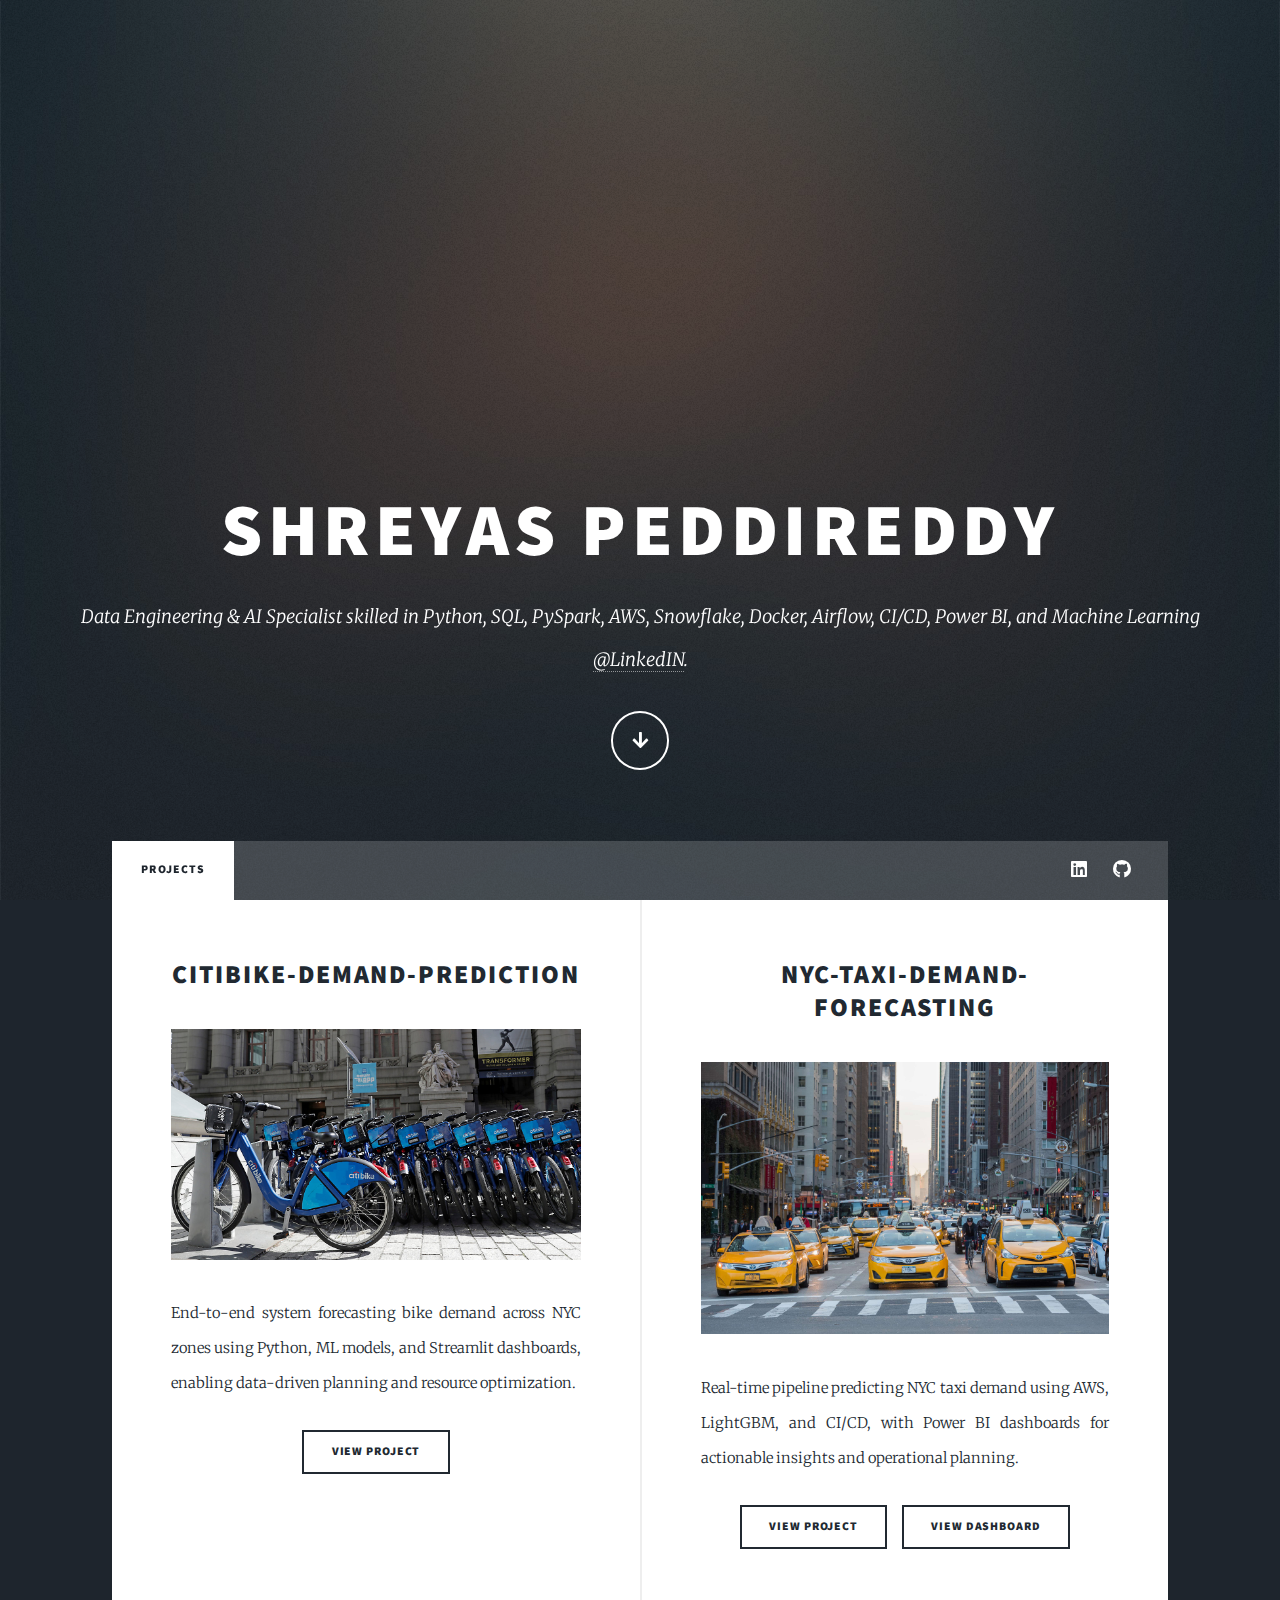
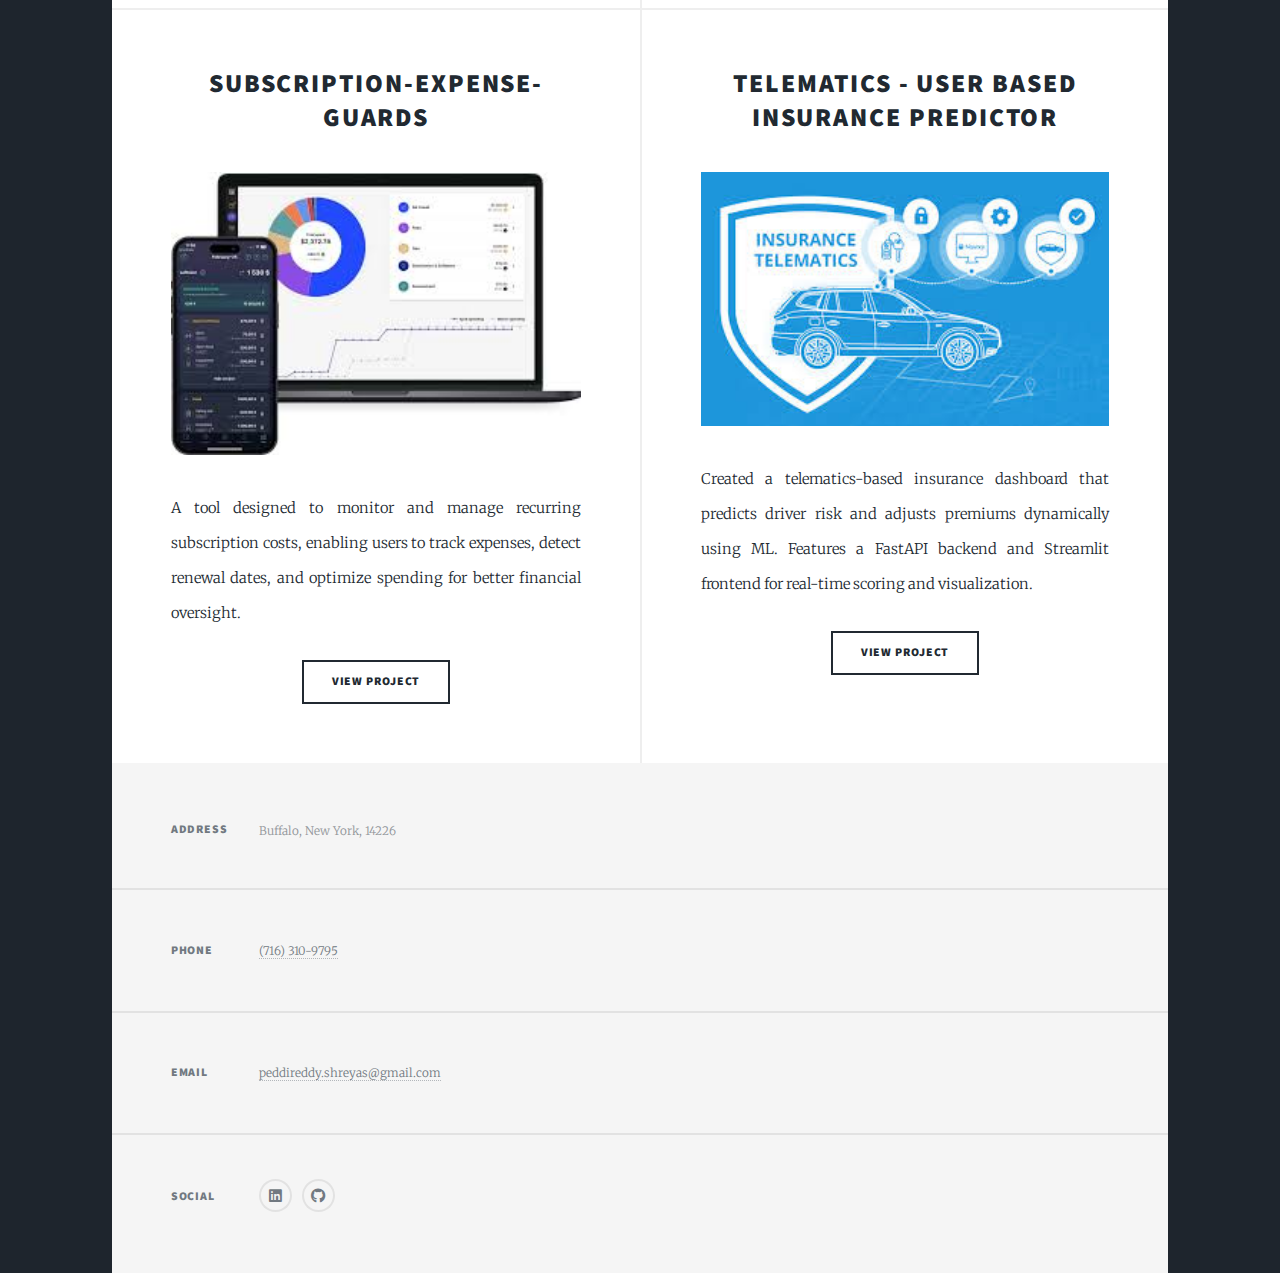
<file: index.html>
<!DOCTYPE HTML>
<!--
	Massively by HTML5 UP
	html5up.net | @ajlkn
	Free for personal and commercial use under the CCA 3.0 license (html5up.net/license)
-->
<html>
	<head>
		<title>Shreyas Peddireddy Portfolio</title>
		<meta charset="utf-8" />
		<meta name="viewport" content="width=device-width, initial-scale=1, user-scalable=no" />
		<link rel="stylesheet" href="assets/css/main.css" />
		<noscript><link rel="stylesheet" href="assets/css/noscript.css" /></noscript>
	</head>
	<body class="is-preload">

		<!-- Wrapper -->
			<div id="wrapper" class="fade-in">

				<!-- Intro -->
					<div id="intro">
						<h1>Shreyas Peddireddy<br />
						</h1>
						<p>Data Engineering & AI Specialist skilled in Python, SQL, PySpark, AWS, Snowflake, Docker, Airflow, CI/CD, Power BI, and Machine Learning
<br/>
<a href="https://www.linkedin.com/in/shreyas-peddireddy/">@LinkedIN</a>.</p>
						<ul class="actions">
							<li><a href="#header" class="button icon solid solo fa-arrow-down scrolly">Continue</a></li>
						</ul>
					</div>

				<!-- Header -->
					<header id="header">
						<a href="index.html" class="logo">Projects</a>
					</header>

				<!-- Nav -->
					<nav id="nav">
						<ul class="links">
							<li class="active"><a href="index.html">Projects</a></li>
							<!-- <li><a href="generic.html">Generic Page</a></li>
							<li><a href="elements.html">Elements Reference</a></li> -->
						</ul>
						<ul class="icons">
							<!-- <li><a href="#" class="icon brands fa-twitter"><span class="label">Twitter</span></a></li>
							<li><a href="#" class="icon brands fa-facebook-f"><span class="label">Facebook</span></a></li> -->
							<li><a href="https://www.linkedin.com/in/shreyas-peddireddy/" class="icon brands fa-linkedin"><span class="label">LinkedIn</span></a></li>
							<li><a href="https://github.com/Shreyas9265" class="icon brands fa-github"><span class="label">GitHub</span></a></li>
						</ul>
					</nav>

				<!-- Main -->
					<div id="main">

						<!-- Featured Post -->
							<!-- <article class="post featured">
								<header class="major">
									
									<h2><a href="#">Data Cleaning in SQL<br />
									</a></h2>
									<p>In this project we clean housing data in SQL Server.</p>
								</header>
								<a href="#" class="image main"><img src="images/housing_sql.jpg" alt="" /></a>
								<ul class="actions special">
									<li><a href="#" class="button large">View Project</a></li>
								</ul>
							</article> -->

						<!-- Posts -->
							<section class="posts">
								<article>
									<header>
										
										<h2><a href="https://github.com/Shreyas9265/CitiBike-Demand-Prediction_SPRING25_BIKE">CitiBike-Demand-Prediction<br />
										</a></h2>
									</header>
									<a href="https://github.com/Shreyas9265/CitiBike-Demand-Prediction_SPRING25_BIKE" class="image fit"><img src="images/citi_bike.jpeg" alt="" /></a>
									<p>End-to-end system forecasting bike demand across NYC zones using Python, ML models, and Streamlit dashboards, enabling data-driven planning and resource optimization.</p>
									<ul class="actions special">
										<li><a href="https://github.com/Shreyas9265/CitiBike-Demand-Prediction_SPRING25_BIKE" class="button">View project</a></li>
									</ul>
								</article>
								<article>
									<header>
										
										<h2><a href="https://github.com/Shreyas9265/SP25-Taxi-Demand-Forecasting">NYC-Taxi-Demand-Forecasting<br />
										</a></h2>
									</header>
									<a href="https://app.powerbi.com/groups/me/reports/891ca299-f469-4fc4-9b92-c4c16e241fe6/1552be0b30820d00c237?experience=power-bi" class="image fit"><img src="images/nyc-taxis.jpg" alt="" /></a>
									<p>Real-time pipeline predicting NYC taxi demand using AWS, LightGBM, and CI/CD, with Power BI dashboards for actionable insights and operational planning.</p>
									<ul class="actions special">
										<li><a href="https://github.com/Shreyas9265/SP25-Taxi-Demand-Forecasting" class="button">View Project</a></li>
										<li><a href="https://app.powerbi.com/groups/b1fdf9f8-9892-4e5a-a2a2-a2078200888f/reports/891ca299-f469-4fc4-9b92-c4c16e241fe6/1552be0b30820d00c237?experience=power-bi" class="button">View Dashboard</a></li>
									</ul>
								</article>
								<article>
									<header>
										
										<h2><a href="https://github.com/Shreyas9265/Subscription-Expense-Guard">Subscription-Expense-Guards<br />
										</a></h2>
									</header>
									<a href="https://github.com/Shreyas9265/Subscription-Expense-Guard" class="image fit"><img src="images/expense.jpeg" alt="" /></a>
									<p>A tool designed to monitor and manage recurring subscription costs, enabling users to track expenses, detect renewal dates, and optimize spending for better financial oversight.</p>
									<ul class="actions special">
										<li><a href="https://github.com/Shreyas9265/Subscription-Expense-Guard" class="button">View Project</a></li>
									</ul>
								</article>

								<article>
									<header>
										
										<h2><a href="https://github.com/Shreyas9265/Telematics-UBI">Telematics - User Based Insurance Predictor<br />
										</a></h2>
									</header>
									<a href="https://github.com/Shreyas9265/Telematics-UBI" class="image fit"><img src="images/telematics.jpeg" alt="" /></a>
									<p>Created a telematics-based insurance dashboard that predicts driver risk and adjusts premiums dynamically using ML. Features a FastAPI backend and Streamlit frontend for real-time scoring and visualization.</p>
									<ul class="actions special">
										<li><a href="https://github.com/Shreyas9265/Telematics-UBI" class="button">View Project</a></li>
									</ul>
								</article>
								<!-- <article>
									<header>
										<span class="date">April 14, 2017</span>
										<h2><a href="#">Tempus sed<br />
										nulla imperdiet</a></h2>
									</header>
									<a href="#" class="image fit"><img src="images/pic05.jpg" alt="" /></a>
									<p>Donec eget ex magna. Interdum et malesuada fames ac ante ipsum primis in faucibus. Pellentesque venenatis dolor imperdiet dolor mattis sagittis magna etiam.</p>
									<ul class="actions special">
										<li><a href="#" class="button">Full Story</a></li>
									</ul>
								</article>
								<article>
									<header>
										<span class="date">April 11, 2017</span>
										<h2><a href="#">Odio magna<br />
										sed consectetur</a></h2>
									</header>
									<a href="#" class="image fit"><img src="images/pic06.jpg" alt="" /></a>
									<p>Donec eget ex magna. Interdum et malesuada fames ac ante ipsum primis in faucibus. Pellentesque venenatis dolor imperdiet dolor mattis sagittis magna etiam.</p>
									<ul class="actions special">
										<li><a href="#" class="button">Full Story</a></li>
									</ul>
								</article>
								<article>
									<header>
										<span class="date">April 7, 2017</span>
										<h2><a href="#">Augue lorem<br />
										primis vestibulum</a></h2>
									</header>
									<a href="#" class="image fit"><img src="images/pic07.jpg" alt="" /></a>
									<p>Donec eget ex magna. Interdum et malesuada fames ac ante ipsum primis in faucibus. Pellentesque venenatis dolor imperdiet dolor mattis sagittis magna etiam.</p>
									<ul class="actions special">
										<li><a href="#" class="button">Full Story</a></li>
									</ul>
								</article> -->
							</section>

						<!-- Footer -->
							<!-- <footer>
								<div class="pagination">
									<a href="#" class="previous">Prev</a>
									<a href="#" class="page active">1</a>
									<a href="#" class="page">2</a>
									<a href="#" class="page">3</a>
									<span class="extra">&hellip;</span>
									
									<a href="#" class="next">Next</a>
								</div>
							</footer> -->

					</div>

				<!-- Footer -->
					<footer id="footer">
						<!-- <section>
							<form method="post" action="#">
								<div class="fields">
									<div class="field">
										<label for="name">Name</label>
										<input type="text" name="name" id="name" />
									</div>
									<div class="field">
										<label for="email">Email</label>
										<input type="text" name="email" id="email" />
									</div>
									<div class="field">
										<label for="message">Message</label>
										<textarea name="message" id="message" rows="3"></textarea>
									</div>
								</div>
								<ul class="actions">
									<li><input type="submit" value="Send Message" /></li>
								</ul>
							</form>
						</section> -->
						<section class="split contact">
							<section class="alt">
								<h3>Address</h3>
								<p>Buffalo, New York, 14226</p>
							</section>
							<section>
								<h3>Phone</h3>
								<p><a href="#">(716) 310-9795</a></p>
							</section>
							<section>
								<h3>Email</h3>
								<p><a href="peddireddy.shreyas@gmail.com">peddireddy.shreyas@gmail.com</a></p>
							</section>
							<section>
								<h3>Social</h3>
								<ul class="icons alt">
									<li><a href="https://www.linkedin.com/in/shreyas-peddireddy/" class="icon brands alt fa-linkedin"><span class="label">LinkedIn</span></a></li>
									
									<li><a href="https://github.com/Shreyas9265" class="icon brands alt fa-github"><span class="label">GitHub</span></a></li>
								</ul>
							</section>
						</section>
					</footer>

				
			</div>

		<!-- Scripts -->
			<script src="assets/js/jquery.min.js"></script>
			<script src="assets/js/jquery.scrollex.min.js"></script>
			<script src="assets/js/jquery.scrolly.min.js"></script>
			<script src="assets/js/browser.min.js"></script>
			<script src="assets/js/breakpoints.min.js"></script>
			<script src="assets/js/util.js"></script>
			<script src="assets/js/main.js"></script>

	</body>
</html>
</file>
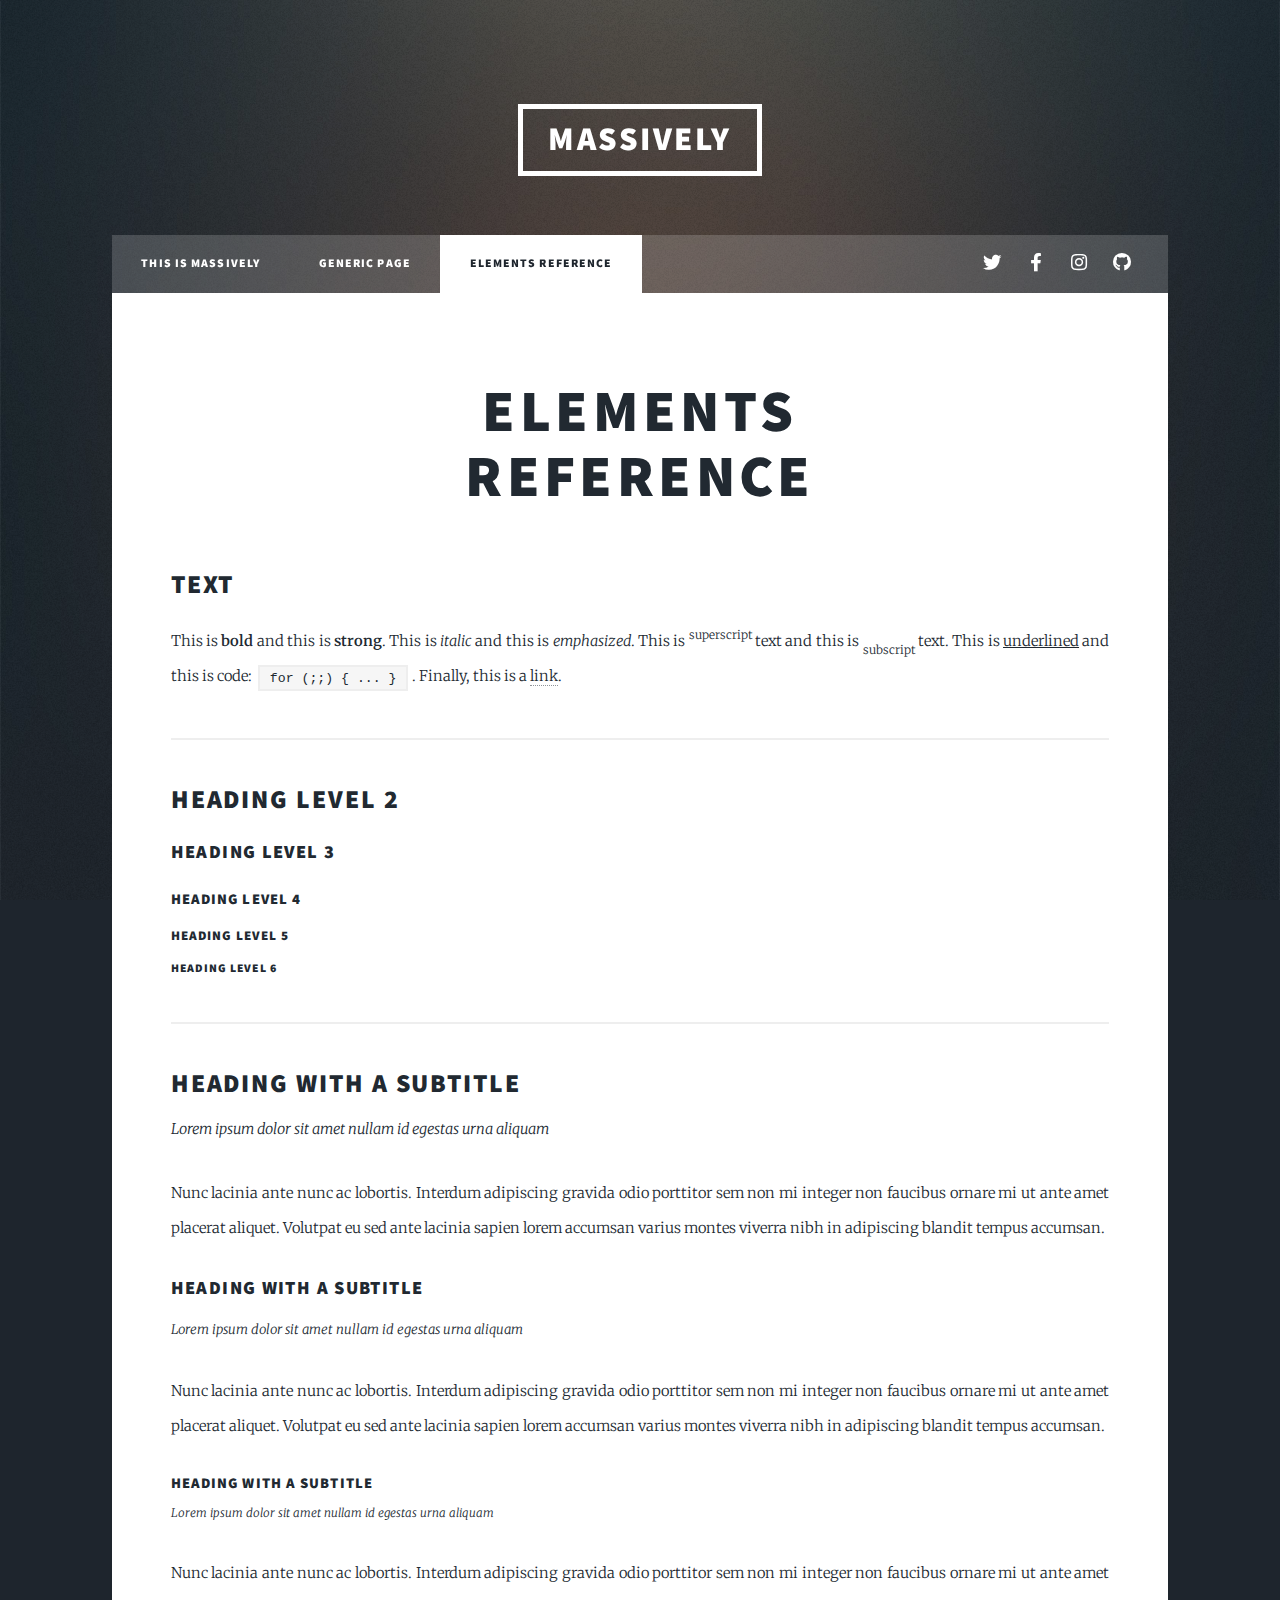
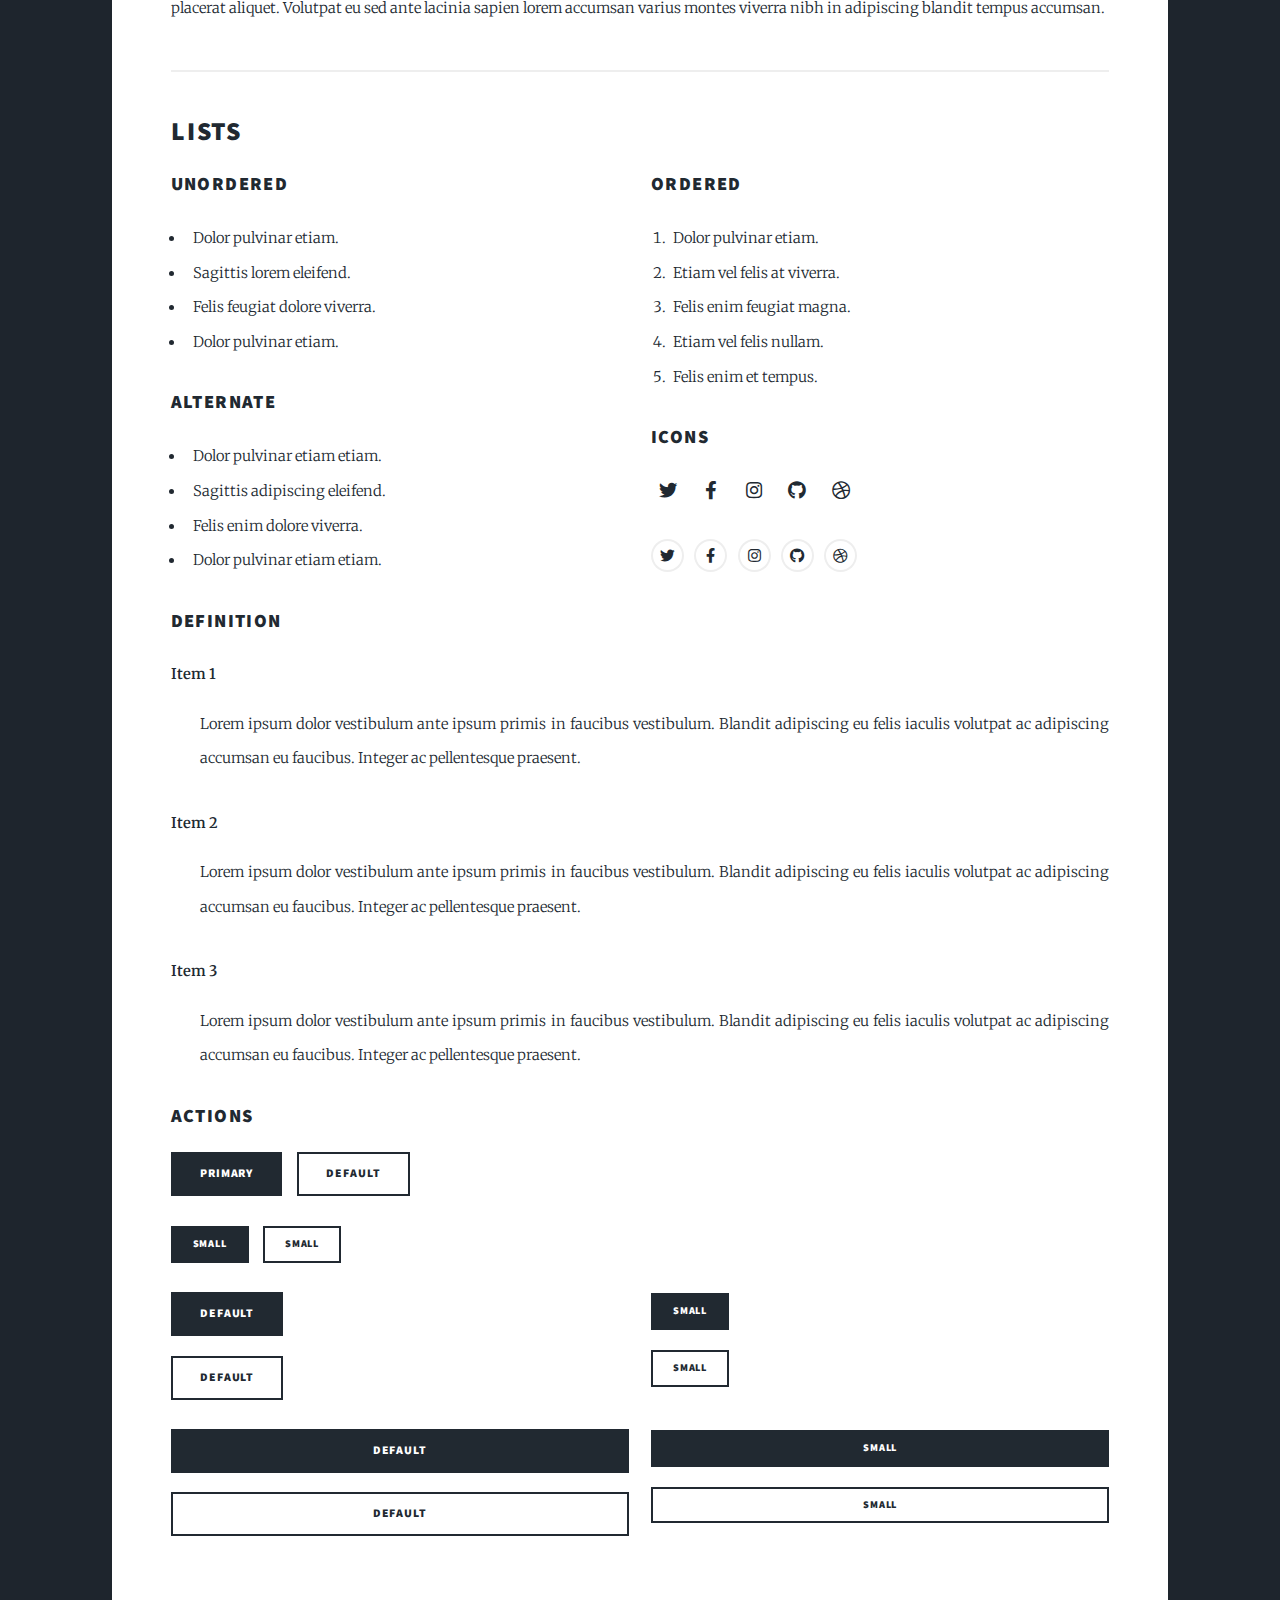
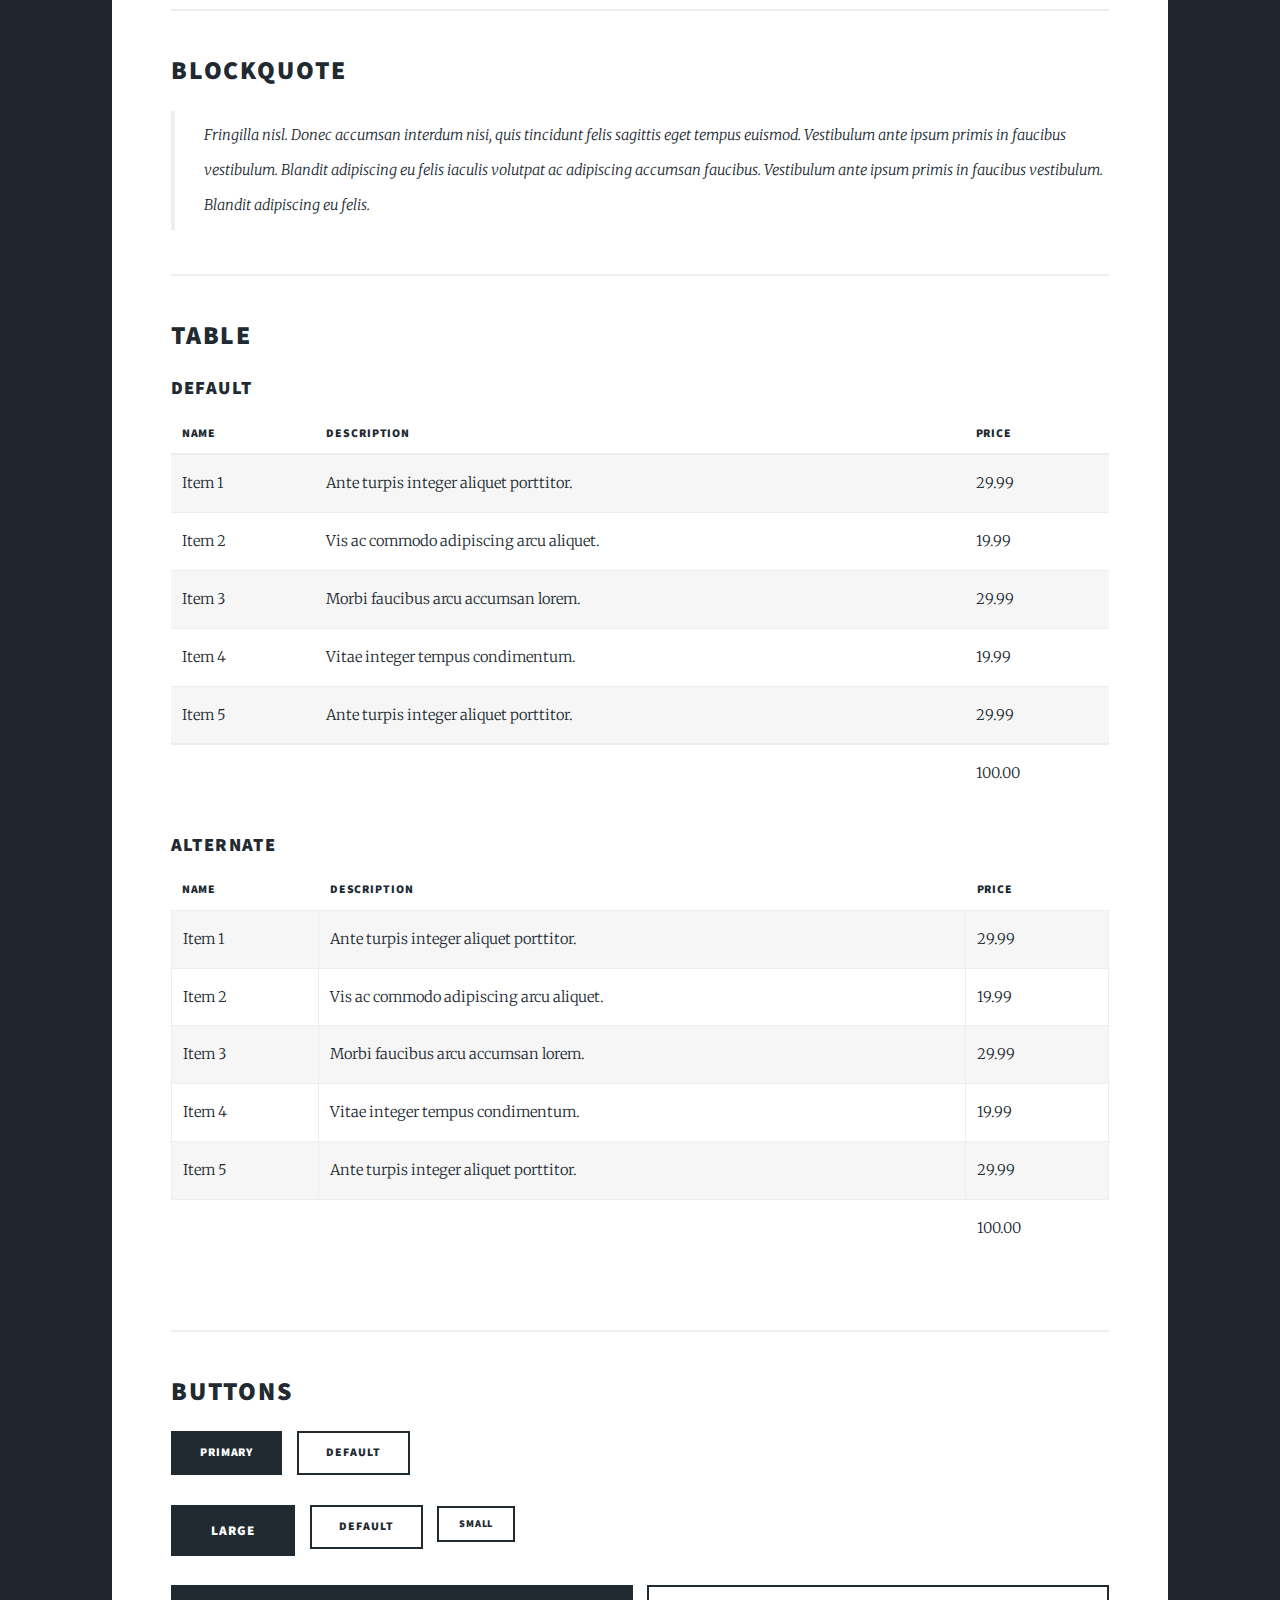
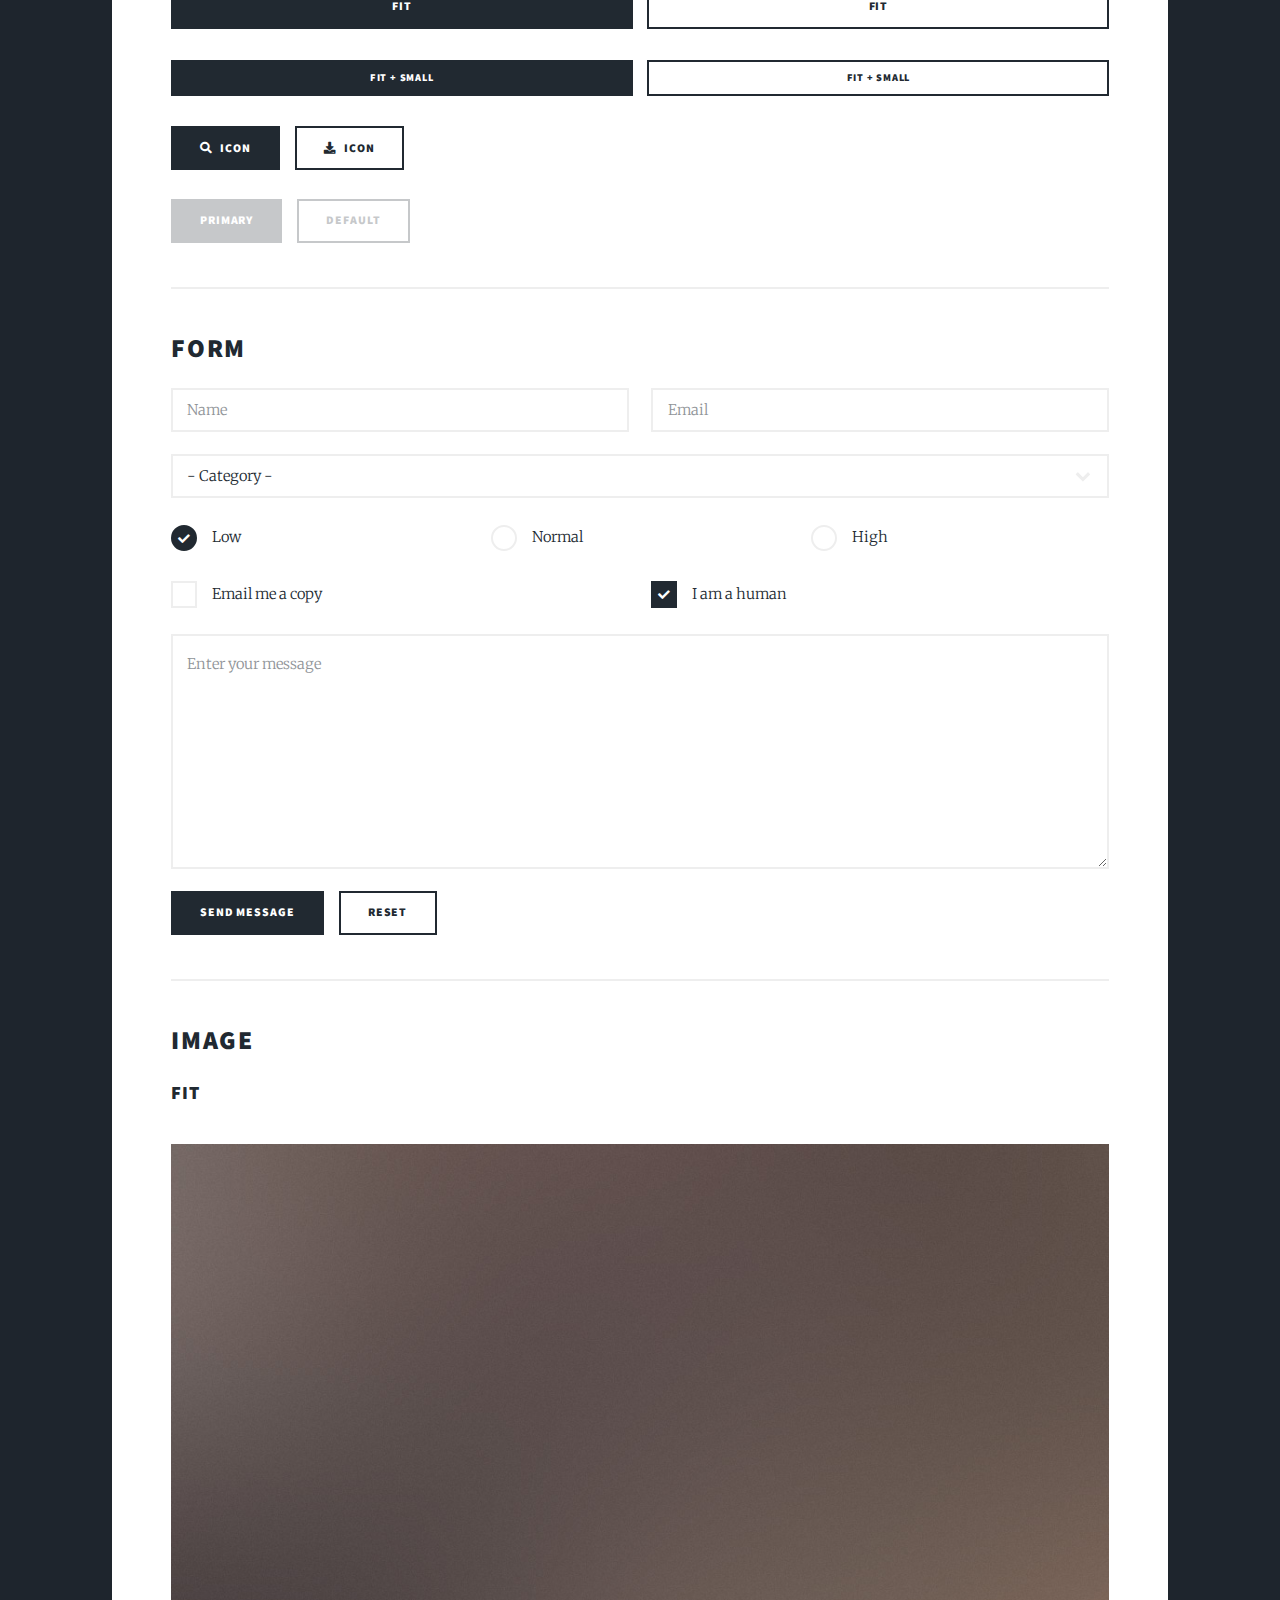
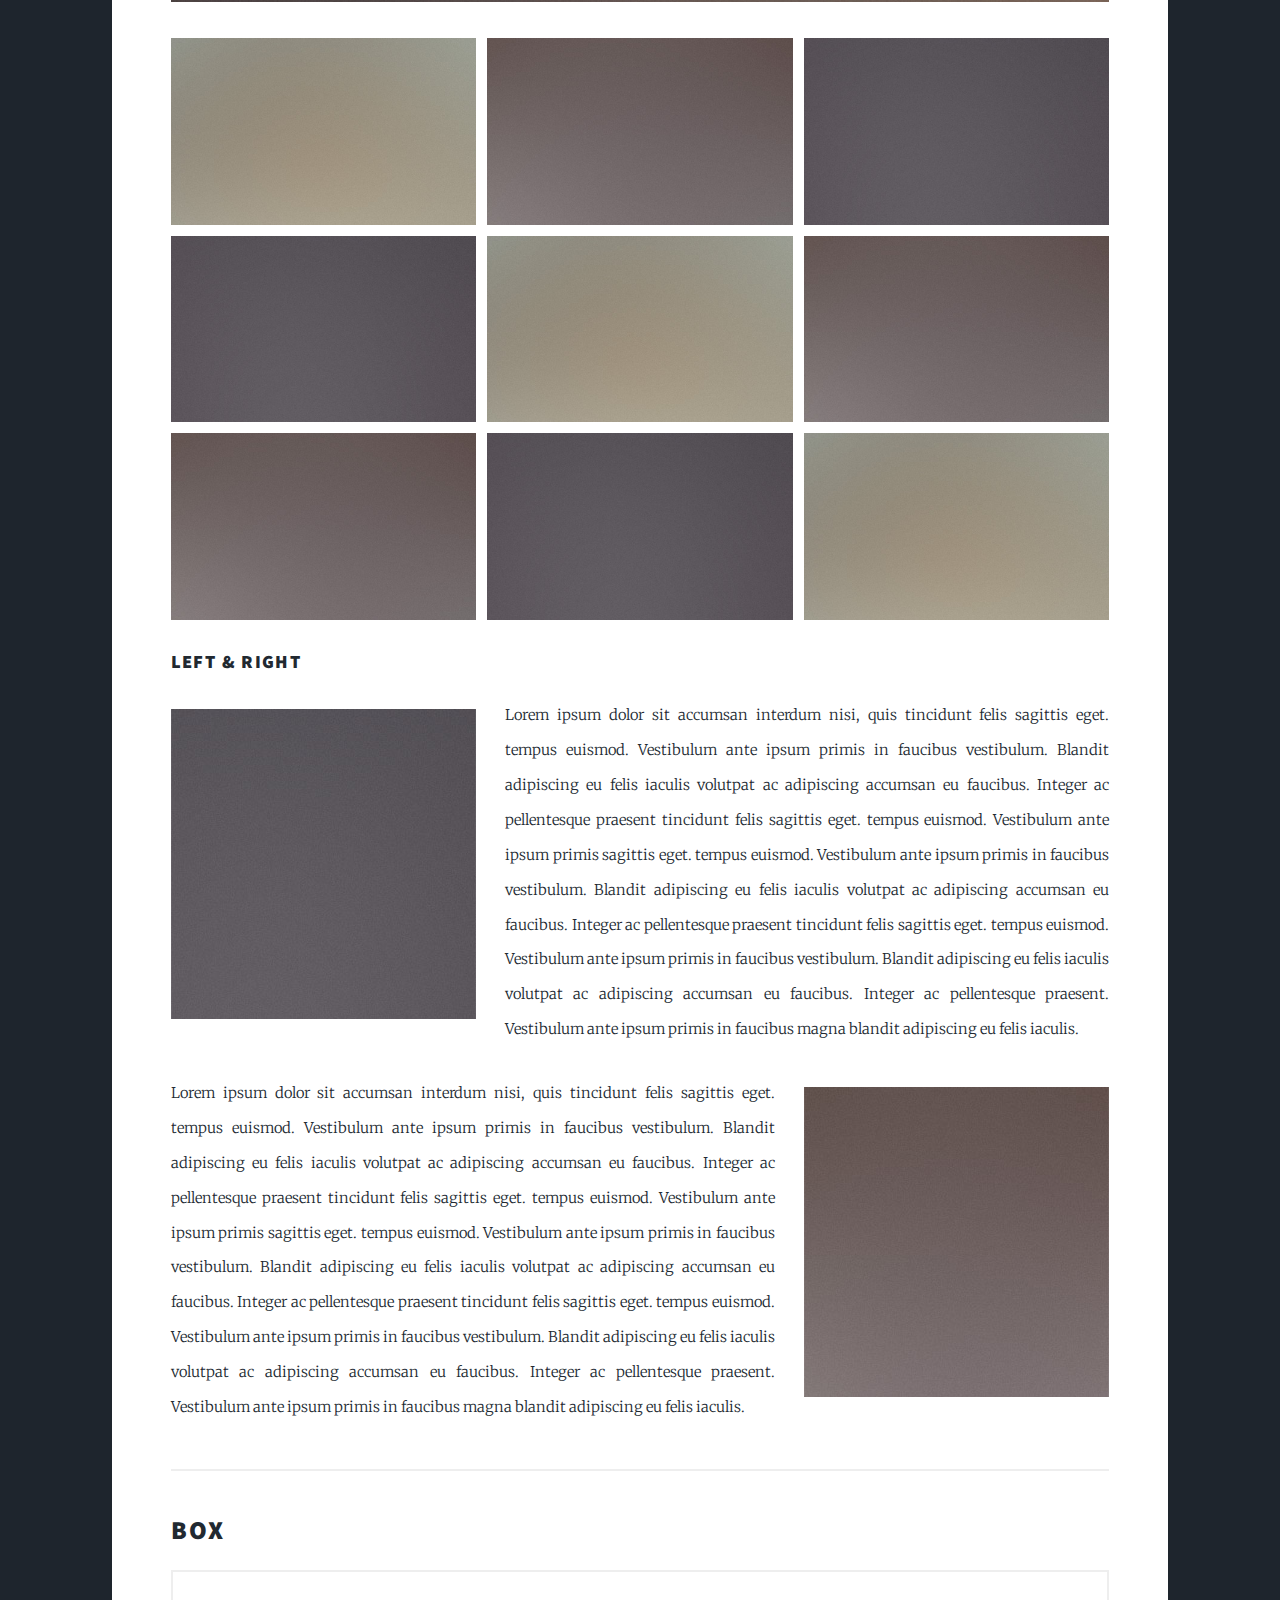
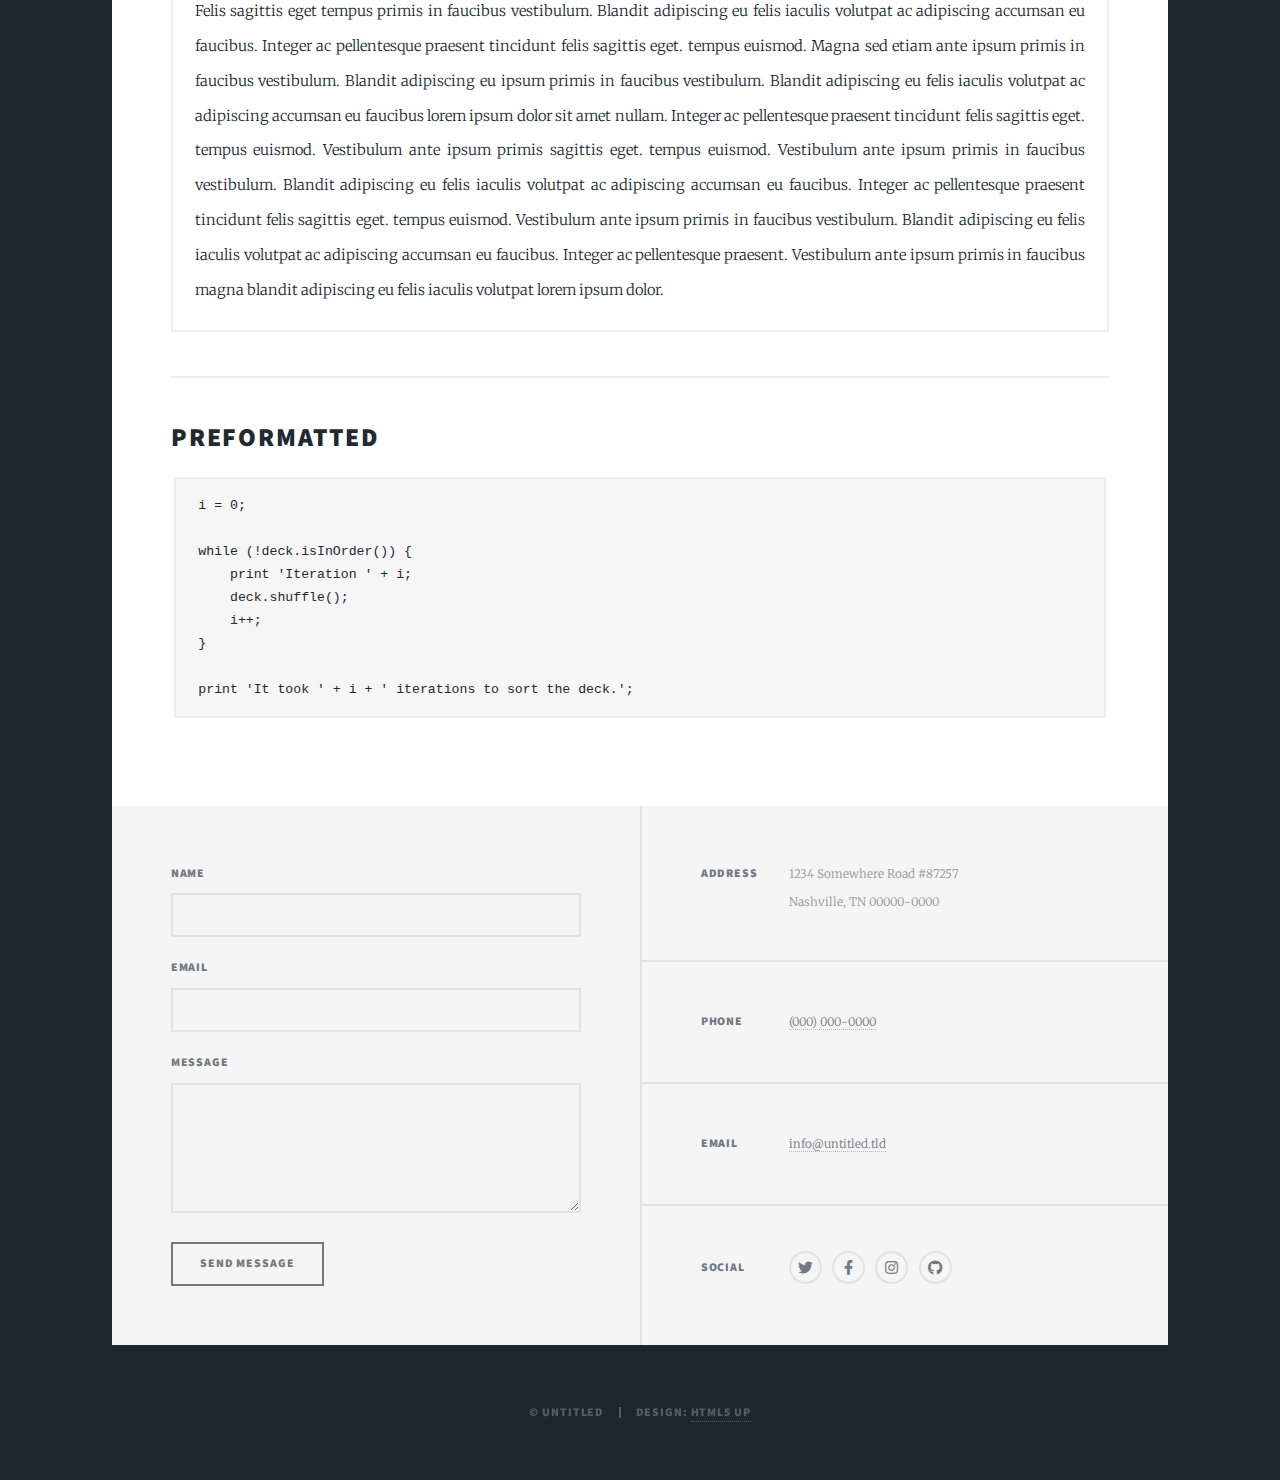
<file: elements.html>
<!DOCTYPE HTML>
<!--
	Massively by HTML5 UP
	html5up.net | @ajlkn
	Free for personal and commercial use under the CCA 3.0 license (html5up.net/license)
-->
<html>
	<head>
		<title>Elements Reference - Massively by HTML5 UP</title>
		<meta charset="utf-8" />
		<meta name="viewport" content="width=device-width, initial-scale=1, user-scalable=no" />
		<link rel="stylesheet" href="assets/css/main.css" />
		<noscript><link rel="stylesheet" href="assets/css/noscript.css" /></noscript>
	</head>
	<body class="is-preload">

		<!-- Wrapper -->
			<div id="wrapper">

				<!-- Header -->
					<header id="header">
						<a href="index.html" class="logo">Massively</a>
					</header>

				<!-- Nav -->
					<nav id="nav">
						<ul class="links">
							<li><a href="index.html">This is Massively</a></li>
							<li><a href="generic.html">Generic Page</a></li>
							<li class="active"><a href="elements.html">Elements Reference</a></li>
						</ul>
						<ul class="icons">
							<li><a href="#" class="icon brands fa-twitter"><span class="label">Twitter</span></a></li>
							<li><a href="#" class="icon brands fa-facebook-f"><span class="label">Facebook</span></a></li>
							<li><a href="#" class="icon brands fa-instagram"><span class="label">Instagram</span></a></li>
							<li><a href="#" class="icon brands fa-github"><span class="label">GitHub</span></a></li>
						</ul>
					</nav>

				<!-- Main -->
					<div id="main">

						<!-- Post -->
							<section class="post">
								<header class="major">
									<h1>Elements<br />
									Reference</h1>
								</header>

								<!-- Text stuff -->
									<h2>Text</h2>
									<p>This is <b>bold</b> and this is <strong>strong</strong>. This is <i>italic</i> and this is <em>emphasized</em>.
									This is <sup>superscript</sup> text and this is <sub>subscript</sub> text.
									This is <u>underlined</u> and this is code: <code>for (;;) { ... }</code>.
									Finally, this is a <a href="#">link</a>.</p>
									<hr />
									<h2>Heading Level 2</h2>
									<h3>Heading Level 3</h3>
									<h4>Heading Level 4</h4>
									<h5>Heading Level 5</h5>
									<h6>Heading Level 6</h6>
									<hr />
									<header>
										<h2>Heading with a Subtitle</h2>
										<p>Lorem ipsum dolor sit amet nullam id egestas urna aliquam</p>
									</header>
									<p>Nunc lacinia ante nunc ac lobortis. Interdum adipiscing gravida odio porttitor sem non mi integer non faucibus ornare mi ut ante amet placerat aliquet. Volutpat eu sed ante lacinia sapien lorem accumsan varius montes viverra nibh in adipiscing blandit tempus accumsan.</p>
									<header>
										<h3>Heading with a Subtitle</h3>
										<p>Lorem ipsum dolor sit amet nullam id egestas urna aliquam</p>
									</header>
									<p>Nunc lacinia ante nunc ac lobortis. Interdum adipiscing gravida odio porttitor sem non mi integer non faucibus ornare mi ut ante amet placerat aliquet. Volutpat eu sed ante lacinia sapien lorem accumsan varius montes viverra nibh in adipiscing blandit tempus accumsan.</p>
									<header>
										<h4>Heading with a Subtitle</h4>
										<p>Lorem ipsum dolor sit amet nullam id egestas urna aliquam</p>
									</header>
									<p>Nunc lacinia ante nunc ac lobortis. Interdum adipiscing gravida odio porttitor sem non mi integer non faucibus ornare mi ut ante amet placerat aliquet. Volutpat eu sed ante lacinia sapien lorem accumsan varius montes viverra nibh in adipiscing blandit tempus accumsan.</p>

									<hr />

								<!-- Lists -->
									<h2>Lists</h2>
									<div class="row">
										<div class="col-6 col-12-small">

											<h3>Unordered</h3>
											<ul>
												<li>Dolor pulvinar etiam.</li>
												<li>Sagittis lorem eleifend.</li>
												<li>Felis feugiat dolore viverra.</li>
												<li>Dolor pulvinar etiam.</li>
											</ul>

											<h3>Alternate</h3>
											<ul class="alt">
												<li>Dolor pulvinar etiam etiam.</li>
												<li>Sagittis adipiscing eleifend.</li>
												<li>Felis enim dolore viverra.</li>
												<li>Dolor pulvinar etiam etiam.</li>
											</ul>

										</div>
										<div class="col-6 col-12-small">

											<h3>Ordered</h3>
											<ol>
												<li>Dolor pulvinar etiam.</li>
												<li>Etiam vel felis at viverra.</li>
												<li>Felis enim feugiat magna.</li>
												<li>Etiam vel felis nullam.</li>
												<li>Felis enim et tempus.</li>
											</ol>

											<h3>Icons</h3>
											<ul class="icons">
												<li><a href="#" class="icon brands fa-twitter"><span class="label">Twitter</span></a></li>
												<li><a href="#" class="icon brands fa-facebook-f"><span class="label">Facebook</span></a></li>
												<li><a href="#" class="icon brands fa-instagram"><span class="label">Instagram</span></a></li>
												<li><a href="#" class="icon brands fa-github"><span class="label">Github</span></a></li>
												<li><a href="#" class="icon brands fa-dribbble"><span class="label">Dribbble</span></a></li>
											</ul>
											<ul class="icons alt">
												<li><a href="#" class="icon brands alt fa-twitter"><span class="label">Twitter</span></a></li>
												<li><a href="#" class="icon brands alt fa-facebook-f"><span class="label">Facebook</span></a></li>
												<li><a href="#" class="icon brands alt fa-instagram"><span class="label">Instagram</span></a></li>
												<li><a href="#" class="icon brands alt fa-github"><span class="label">Github</span></a></li>
												<li><a href="#" class="icon brands alt fa-dribbble"><span class="label">Dribbble</span></a></li>
											</ul>

										</div>
									</div>
									<h3>Definition</h3>
									<dl>
										<dt>Item 1</dt>
										<dd>
											<p>Lorem ipsum dolor vestibulum ante ipsum primis in faucibus vestibulum. Blandit adipiscing eu felis iaculis volutpat ac adipiscing accumsan eu faucibus. Integer ac pellentesque praesent.</p>
										</dd>
										<dt>Item 2</dt>
										<dd>
											<p>Lorem ipsum dolor vestibulum ante ipsum primis in faucibus vestibulum. Blandit adipiscing eu felis iaculis volutpat ac adipiscing accumsan eu faucibus. Integer ac pellentesque praesent.</p>
										</dd>
										<dt>Item 3</dt>
										<dd>
											<p>Lorem ipsum dolor vestibulum ante ipsum primis in faucibus vestibulum. Blandit adipiscing eu felis iaculis volutpat ac adipiscing accumsan eu faucibus. Integer ac pellentesque praesent.</p>
										</dd>
									</dl>

									<h3>Actions</h3>
									<ul class="actions">
										<li><a href="#" class="button primary">Primary</a></li>
										<li><a href="#" class="button">Default</a></li>
									</ul>
									<ul class="actions small">
										<li><a href="#" class="button primary small">Small</a></li>
										<li><a href="#" class="button small">Small</a></li>
									</ul>
									<div class="row">
										<div class="col-6 col-12-small">
											<ul class="actions stacked">
												<li><a href="#" class="button primary">Default</a></li>
												<li><a href="#" class="button">Default</a></li>
											</ul>
										</div>
										<div class="col-6 col-12-small">
											<ul class="actions stacked">
												<li><a href="#" class="button primary small">Small</a></li>
												<li><a href="#" class="button small">Small</a></li>
											</ul>
										</div>
									</div>
									<div class="row">
										<div class="col-6 col-12-small">
											<ul class="actions stacked">
												<li><a href="#" class="button primary fit">Default</a></li>
												<li><a href="#" class="button fit">Default</a></li>
											</ul>
										</div>
										<div class="col-6 col-12-small">
											<ul class="actions stacked">
												<li><a href="#" class="button primary small fit">Small</a></li>
												<li><a href="#" class="button small fit">Small</a></li>
											</ul>
										</div>
									</div>

									<hr />

								<!-- Blockquote -->
									<h2>Blockquote</h2>
									<blockquote>Fringilla nisl. Donec accumsan interdum nisi, quis tincidunt felis sagittis eget tempus euismod. Vestibulum ante ipsum primis in faucibus vestibulum. Blandit adipiscing eu felis iaculis volutpat ac adipiscing accumsan faucibus. Vestibulum ante ipsum primis in faucibus vestibulum. Blandit adipiscing eu felis.</blockquote>

									<hr />

								<!-- Table -->
									<h2>Table</h2>

									<h3>Default</h3>
									<div class="table-wrapper">
										<table>
											<thead>
												<tr>
													<th>Name</th>
													<th>Description</th>
													<th>Price</th>
												</tr>
											</thead>
											<tbody>
												<tr>
													<td>Item 1</td>
													<td>Ante turpis integer aliquet porttitor.</td>
													<td>29.99</td>
												</tr>
												<tr>
													<td>Item 2</td>
													<td>Vis ac commodo adipiscing arcu aliquet.</td>
													<td>19.99</td>
												</tr>
												<tr>
													<td>Item 3</td>
													<td> Morbi faucibus arcu accumsan lorem.</td>
													<td>29.99</td>
												</tr>
												<tr>
													<td>Item 4</td>
													<td>Vitae integer tempus condimentum.</td>
													<td>19.99</td>
												</tr>
												<tr>
													<td>Item 5</td>
													<td>Ante turpis integer aliquet porttitor.</td>
													<td>29.99</td>
												</tr>
											</tbody>
											<tfoot>
												<tr>
													<td colspan="2"></td>
													<td>100.00</td>
												</tr>
											</tfoot>
										</table>
									</div>

									<h3>Alternate</h3>
									<div class="table-wrapper">
										<table class="alt">
											<thead>
												<tr>
													<th>Name</th>
													<th>Description</th>
													<th>Price</th>
												</tr>
											</thead>
											<tbody>
												<tr>
													<td>Item 1</td>
													<td>Ante turpis integer aliquet porttitor.</td>
													<td>29.99</td>
												</tr>
												<tr>
													<td>Item 2</td>
													<td>Vis ac commodo adipiscing arcu aliquet.</td>
													<td>19.99</td>
												</tr>
												<tr>
													<td>Item 3</td>
													<td> Morbi faucibus arcu accumsan lorem.</td>
													<td>29.99</td>
												</tr>
												<tr>
													<td>Item 4</td>
													<td>Vitae integer tempus condimentum.</td>
													<td>19.99</td>
												</tr>
												<tr>
													<td>Item 5</td>
													<td>Ante turpis integer aliquet porttitor.</td>
													<td>29.99</td>
												</tr>
											</tbody>
											<tfoot>
												<tr>
													<td colspan="2"></td>
													<td>100.00</td>
												</tr>
											</tfoot>
										</table>
									</div>

									<hr />

								<!-- Buttons -->
									<h2>Buttons</h2>
									<ul class="actions">
										<li><a href="#" class="button primary">Primary</a></li>
										<li><a href="#" class="button">Default</a></li>
									</ul>
									<ul class="actions">
										<li><a href="#" class="button primary large">Large</a></li>
										<li><a href="#" class="button">Default</a></li>
										<li><a href="#" class="button small">Small</a></li>
									</ul>
									<ul class="actions fit">
										<li><a href="#" class="button primary fit">Fit</a></li>
										<li><a href="#" class="button fit">Fit</a></li>
									</ul>
									<ul class="actions fit small">
										<li><a href="#" class="button primary fit small">Fit + Small</a></li>
										<li><a href="#" class="button fit small">Fit + Small</a></li>
									</ul>
									<ul class="actions">
										<li><a href="#" class="button primary icon solid fa-search">Icon</a></li>
										<li><a href="#" class="button icon solid fa-download">Icon</a></li>
									</ul>
									<ul class="actions">
										<li><span class="button primary disabled">Primary</span></li>
										<li><span class="button disabled">Default</span></li>
									</ul>

									<hr />

								<!-- Form -->
									<h2>Form</h2>

									<form method="post" action="#">
										<div class="row gtr-uniform">
											<div class="col-6 col-12-xsmall">
												<input type="text" name="demo-name" id="demo-name" value="" placeholder="Name" />
											</div>
											<div class="col-6 col-12-xsmall">
												<input type="email" name="demo-email" id="demo-email" value="" placeholder="Email" />
											</div>
											<!-- Break -->
											<div class="col-12">
												<select name="demo-category" id="demo-category">
													<option value="">- Category -</option>
													<option value="1">Manufacturing</option>
													<option value="1">Shipping</option>
													<option value="1">Administration</option>
													<option value="1">Human Resources</option>
												</select>
											</div>
											<!-- Break -->
											<div class="col-4 col-12-small">
												<input type="radio" id="demo-priority-low" name="demo-priority" checked>
												<label for="demo-priority-low">Low</label>
											</div>
											<div class="col-4 col-12-small">
												<input type="radio" id="demo-priority-normal" name="demo-priority">
												<label for="demo-priority-normal">Normal</label>
											</div>
											<div class="col-4 col-12-small">
												<input type="radio" id="demo-priority-high" name="demo-priority">
												<label for="demo-priority-high">High</label>
											</div>
											<!-- Break -->
											<div class="col-6 col-12-small">
												<input type="checkbox" id="demo-copy" name="demo-copy">
												<label for="demo-copy">Email me a copy</label>
											</div>
											<div class="col-6 col-12-small">
												<input type="checkbox" id="demo-human" name="demo-human" checked>
												<label for="demo-human">I am a human</label>
											</div>
											<!-- Break -->
											<div class="col-12">
												<textarea name="demo-message" id="demo-message" placeholder="Enter your message" rows="6"></textarea>
											</div>
											<!-- Break -->
											<div class="col-12">
												<ul class="actions">
													<li><input type="submit" value="Send Message" class="primary" /></li>
													<li><input type="reset" value="Reset" /></li>
												</ul>
											</div>
										</div>
									</form>

									<hr />

								<!-- Image -->
									<h2>Image</h2>

									<h3>Fit</h3>
									<span class="image fit"><img src="images/pic01.jpg" alt="" /></span>
									<div class="box alt">
										<div class="row gtr-50 gtr-uniform">
											<div class="col-4"><span class="image fit"><img src="images/pic02.jpg" alt="" /></span></div>
											<div class="col-4"><span class="image fit"><img src="images/pic03.jpg" alt="" /></span></div>
											<div class="col-4"><span class="image fit"><img src="images/pic04.jpg" alt="" /></span></div>
											<!-- Break -->
											<div class="col-4"><span class="image fit"><img src="images/pic04.jpg" alt="" /></span></div>
											<div class="col-4"><span class="image fit"><img src="images/pic02.jpg" alt="" /></span></div>
											<div class="col-4"><span class="image fit"><img src="images/pic03.jpg" alt="" /></span></div>
											<!-- Break -->
											<div class="col-4"><span class="image fit"><img src="images/pic03.jpg" alt="" /></span></div>
											<div class="col-4"><span class="image fit"><img src="images/pic04.jpg" alt="" /></span></div>
											<div class="col-4"><span class="image fit"><img src="images/pic02.jpg" alt="" /></span></div>
										</div>
									</div>

									<h3>Left &amp; Right</h3>
									<p><span class="image left"><img src="images/pic08.jpg" alt="" /></span>Lorem ipsum dolor sit accumsan interdum nisi, quis tincidunt felis sagittis eget. tempus euismod. Vestibulum ante ipsum primis in faucibus vestibulum. Blandit adipiscing eu felis iaculis volutpat ac adipiscing accumsan eu faucibus. Integer ac pellentesque praesent tincidunt felis sagittis eget. tempus euismod. Vestibulum ante ipsum primis sagittis eget. tempus euismod. Vestibulum ante ipsum primis in faucibus vestibulum. Blandit adipiscing eu felis iaculis volutpat ac adipiscing accumsan eu faucibus. Integer ac pellentesque praesent tincidunt felis sagittis eget. tempus euismod. Vestibulum ante ipsum primis in faucibus vestibulum. Blandit adipiscing eu felis iaculis volutpat ac adipiscing accumsan eu faucibus. Integer ac pellentesque praesent. Vestibulum ante ipsum primis in faucibus magna blandit adipiscing eu felis iaculis.</p>
									<p><span class="image right"><img src="images/pic09.jpg" alt="" /></span>Lorem ipsum dolor sit accumsan interdum nisi, quis tincidunt felis sagittis eget. tempus euismod. Vestibulum ante ipsum primis in faucibus vestibulum. Blandit adipiscing eu felis iaculis volutpat ac adipiscing accumsan eu faucibus. Integer ac pellentesque praesent tincidunt felis sagittis eget. tempus euismod. Vestibulum ante ipsum primis sagittis eget. tempus euismod. Vestibulum ante ipsum primis in faucibus vestibulum. Blandit adipiscing eu felis iaculis volutpat ac adipiscing accumsan eu faucibus. Integer ac pellentesque praesent tincidunt felis sagittis eget. tempus euismod. Vestibulum ante ipsum primis in faucibus vestibulum. Blandit adipiscing eu felis iaculis volutpat ac adipiscing accumsan eu faucibus. Integer ac pellentesque praesent. Vestibulum ante ipsum primis in faucibus magna blandit adipiscing eu felis iaculis.</p>

									<hr />

								<!-- Box -->
									<h2>Box</h2>
									<div class="box">
										<p>Felis sagittis eget tempus primis in faucibus vestibulum. Blandit adipiscing eu felis iaculis volutpat ac adipiscing accumsan eu faucibus. Integer ac pellentesque praesent tincidunt felis sagittis eget. tempus euismod. Magna sed etiam ante ipsum primis in faucibus vestibulum. Blandit adipiscing eu ipsum primis in faucibus vestibulum. Blandit adipiscing eu felis iaculis volutpat ac adipiscing accumsan eu faucibus lorem ipsum dolor sit amet nullam. Integer ac pellentesque praesent tincidunt felis sagittis eget. tempus euismod. Vestibulum ante ipsum primis sagittis eget. tempus euismod. Vestibulum ante ipsum primis in faucibus vestibulum. Blandit adipiscing eu felis iaculis volutpat ac adipiscing accumsan eu faucibus. Integer ac pellentesque praesent tincidunt felis sagittis eget. tempus euismod. Vestibulum ante ipsum primis in faucibus vestibulum. Blandit adipiscing eu felis iaculis volutpat ac adipiscing accumsan eu faucibus. Integer ac pellentesque praesent. Vestibulum ante ipsum primis in faucibus magna blandit adipiscing eu felis iaculis volutpat lorem ipsum dolor.</p>
									</div>

									<hr />

								<!-- Preformatted Code -->
									<h2>Preformatted</h2>
									<pre><code>i = 0;

while (!deck.isInOrder()) {
    print 'Iteration ' + i;
    deck.shuffle();
    i++;
}

print 'It took ' + i + ' iterations to sort the deck.';
</code></pre>

							</section>

					</div>

				<!-- Footer -->
					<footer id="footer">
						<section>
							<form method="post" action="#">
								<div class="fields">
									<div class="field">
										<label for="name">Name</label>
										<input type="text" name="name" id="name" />
									</div>
									<div class="field">
										<label for="email">Email</label>
										<input type="text" name="email" id="email" />
									</div>
									<div class="field">
										<label for="message">Message</label>
										<textarea name="message" id="message" rows="3"></textarea>
									</div>
								</div>
								<ul class="actions">
									<li><input type="submit" value="Send Message" /></li>
								</ul>
							</form>
						</section>
						<section class="split contact">
							<section class="alt">
								<h3>Address</h3>
								<p>1234 Somewhere Road #87257<br />
								Nashville, TN 00000-0000</p>
							</section>
							<section>
								<h3>Phone</h3>
								<p><a href="#">(000) 000-0000</a></p>
							</section>
							<section>
								<h3>Email</h3>
								<p><a href="#">info@untitled.tld</a></p>
							</section>
							<section>
								<h3>Social</h3>
								<ul class="icons alt">
									<li><a href="#" class="icon brands alt fa-twitter"><span class="label">Twitter</span></a></li>
									<li><a href="#" class="icon brands alt fa-facebook-f"><span class="label">Facebook</span></a></li>
									<li><a href="#" class="icon brands alt fa-instagram"><span class="label">Instagram</span></a></li>
									<li><a href="#" class="icon brands alt fa-github"><span class="label">GitHub</span></a></li>
								</ul>
							</section>
						</section>
					</footer>

				<!-- Copyright -->
					<div id="copyright">
						<ul><li>&copy; Untitled</li><li>Design: <a href="https://html5up.net">HTML5 UP</a></li></ul>
					</div>

			</div>

		<!-- Scripts -->
			<script src="assets/js/jquery.min.js"></script>
			<script src="assets/js/jquery.scrollex.min.js"></script>
			<script src="assets/js/jquery.scrolly.min.js"></script>
			<script src="assets/js/browser.min.js"></script>
			<script src="assets/js/breakpoints.min.js"></script>
			<script src="assets/js/util.js"></script>
			<script src="assets/js/main.js"></script>

	</body>
</html>
</file>
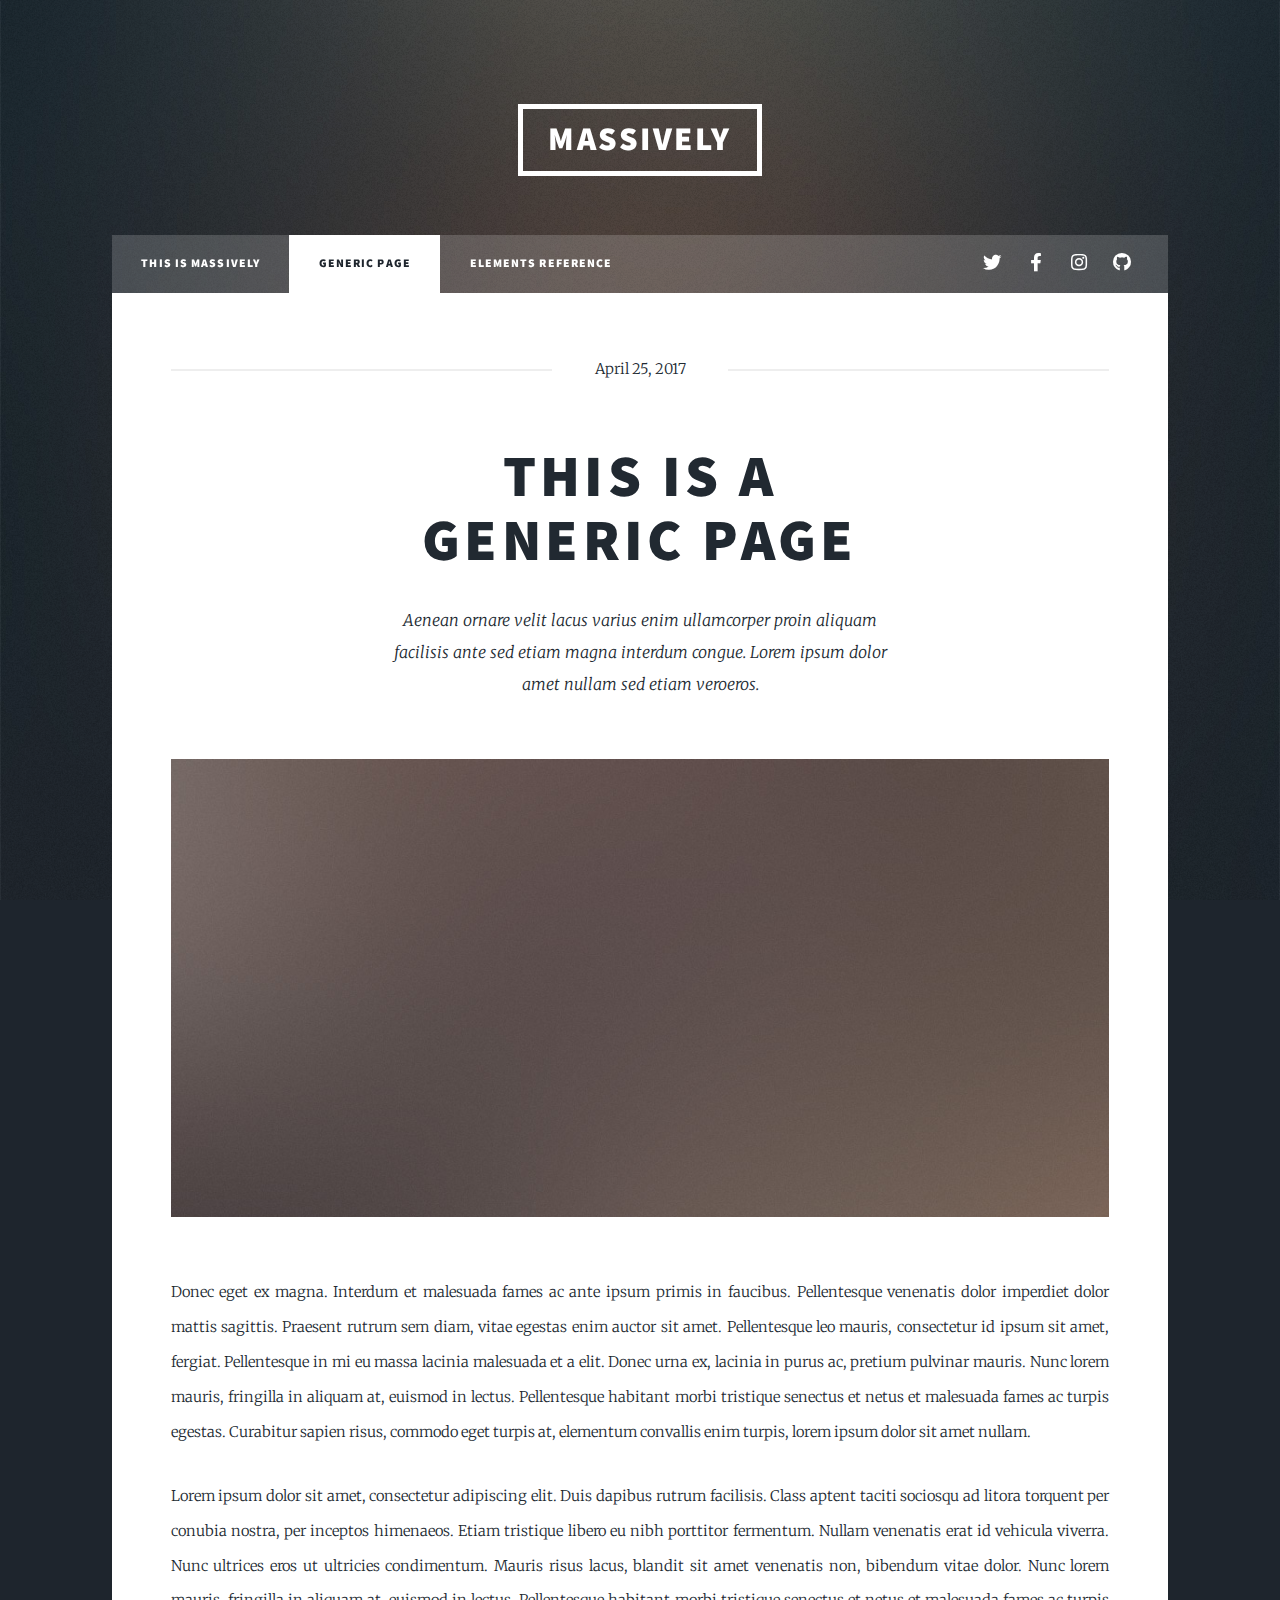
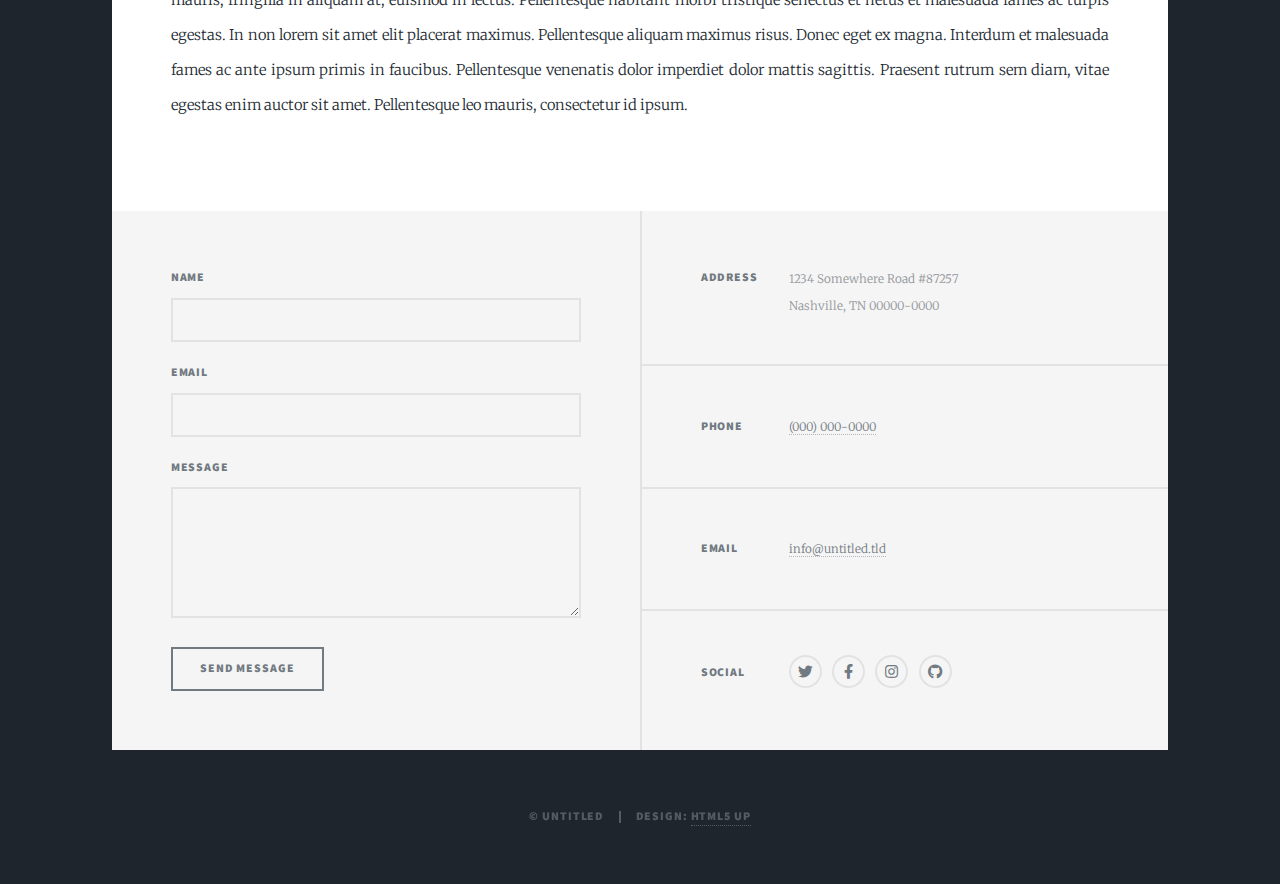
<file: generic.html>
<!DOCTYPE HTML>
<!--
	Massively by HTML5 UP
	html5up.net | @ajlkn
	Free for personal and commercial use under the CCA 3.0 license (html5up.net/license)
-->
<html>
	<head>
		<title>Generic Page - Massively by HTML5 UP</title>
		<meta charset="utf-8" />
		<meta name="viewport" content="width=device-width, initial-scale=1, user-scalable=no" />
		<link rel="stylesheet" href="assets/css/main.css" />
		<noscript><link rel="stylesheet" href="assets/css/noscript.css" /></noscript>
	</head>
	<body class="is-preload">

		<!-- Wrapper -->
			<div id="wrapper">

				<!-- Header -->
					<header id="header">
						<a href="index.html" class="logo">Massively</a>
					</header>

				<!-- Nav -->
					<nav id="nav">
						<ul class="links">
							<li><a href="index.html">This is Massively</a></li>
							<li class="active"><a href="generic.html">Generic Page</a></li>
							<li><a href="elements.html">Elements Reference</a></li>
						</ul>
						<ul class="icons">
							<li><a href="#" class="icon brands fa-twitter"><span class="label">Twitter</span></a></li>
							<li><a href="#" class="icon brands fa-facebook-f"><span class="label">Facebook</span></a></li>
							<li><a href="#" class="icon brands fa-instagram"><span class="label">Instagram</span></a></li>
							<li><a href="#" class="icon brands fa-github"><span class="label">GitHub</span></a></li>
						</ul>
					</nav>

				<!-- Main -->
					<div id="main">

						<!-- Post -->
							<section class="post">
								<header class="major">
									<span class="date">April 25, 2017</span>
									<h1>This is a<br />
									Generic Page</h1>
									<p>Aenean ornare velit lacus varius enim ullamcorper proin aliquam<br />
									facilisis ante sed etiam magna interdum congue. Lorem ipsum dolor<br />
									amet nullam sed etiam veroeros.</p>
								</header>
								<div class="image main"><img src="images/pic01.jpg" alt="" /></div>
								<p>Donec eget ex magna. Interdum et malesuada fames ac ante ipsum primis in faucibus. Pellentesque venenatis dolor imperdiet dolor mattis sagittis. Praesent rutrum sem diam, vitae egestas enim auctor sit amet. Pellentesque leo mauris, consectetur id ipsum sit amet, fergiat. Pellentesque in mi eu massa lacinia malesuada et a elit. Donec urna ex, lacinia in purus ac, pretium pulvinar mauris. Nunc lorem mauris, fringilla in aliquam at, euismod in lectus. Pellentesque habitant morbi tristique senectus et netus et malesuada fames ac turpis egestas. Curabitur sapien risus, commodo eget turpis at, elementum convallis enim turpis, lorem ipsum dolor sit amet nullam.</p>
								<p>Lorem ipsum dolor sit amet, consectetur adipiscing elit. Duis dapibus rutrum facilisis. Class aptent taciti sociosqu ad litora torquent per conubia nostra, per inceptos himenaeos. Etiam tristique libero eu nibh porttitor fermentum. Nullam venenatis erat id vehicula viverra. Nunc ultrices eros ut ultricies condimentum. Mauris risus lacus, blandit sit amet venenatis non, bibendum vitae dolor. Nunc lorem mauris, fringilla in aliquam at, euismod in lectus. Pellentesque habitant morbi tristique senectus et netus et malesuada fames ac turpis egestas. In non lorem sit amet elit placerat maximus. Pellentesque aliquam maximus risus. Donec eget ex magna. Interdum et malesuada fames ac ante ipsum primis in faucibus. Pellentesque venenatis dolor imperdiet dolor mattis sagittis. Praesent rutrum sem diam, vitae egestas enim auctor sit amet. Pellentesque leo mauris, consectetur id ipsum.</p>
							</section>

					</div>

				<!-- Footer -->
					<footer id="footer">
						<section>
							<form method="post" action="#">
								<div class="fields">
									<div class="field">
										<label for="name">Name</label>
										<input type="text" name="name" id="name" />
									</div>
									<div class="field">
										<label for="email">Email</label>
										<input type="text" name="email" id="email" />
									</div>
									<div class="field">
										<label for="message">Message</label>
										<textarea name="message" id="message" rows="3"></textarea>
									</div>
								</div>
								<ul class="actions">
									<li><input type="submit" value="Send Message" /></li>
								</ul>
							</form>
						</section>
						<section class="split contact">
							<section class="alt">
								<h3>Address</h3>
								<p>1234 Somewhere Road #87257<br />
								Nashville, TN 00000-0000</p>
							</section>
							<section>
								<h3>Phone</h3>
								<p><a href="#">(000) 000-0000</a></p>
							</section>
							<section>
								<h3>Email</h3>
								<p><a href="#">info@untitled.tld</a></p>
							</section>
							<section>
								<h3>Social</h3>
								<ul class="icons alt">
									<li><a href="#" class="icon brands alt fa-twitter"><span class="label">Twitter</span></a></li>
									<li><a href="#" class="icon brands alt fa-facebook-f"><span class="label">Facebook</span></a></li>
									<li><a href="#" class="icon brands alt fa-instagram"><span class="label">Instagram</span></a></li>
									<li><a href="#" class="icon brands alt fa-github"><span class="label">GitHub</span></a></li>
								</ul>
							</section>
						</section>
					</footer>

				<!-- Copyright -->
					<div id="copyright">
						<ul><li>&copy; Untitled</li><li>Design: <a href="https://html5up.net">HTML5 UP</a></li></ul>
					</div>

			</div>

		<!-- Scripts -->
			<script src="assets/js/jquery.min.js"></script>
			<script src="assets/js/jquery.scrollex.min.js"></script>
			<script src="assets/js/jquery.scrolly.min.js"></script>
			<script src="assets/js/browser.min.js"></script>
			<script src="assets/js/breakpoints.min.js"></script>
			<script src="assets/js/util.js"></script>
			<script src="assets/js/main.js"></script>

	</body>
</html>
</file>
<file: assets/css/main.css>
@import url(fontawesome-all.min.css);
@import url("https://fonts.googleapis.com/css?family=Merriweather:300,700,300italic,700italic|Source+Sans+Pro:900");

/*
	Massively by HTML5 UP
	html5up.net | @ajlkn
	Free for personal and commercial use under the CCA 3.0 license (html5up.net/license)
*/

html, body, div, span, applet, object,
iframe, h1, h2, h3, h4, h5, h6, p, blockquote,
pre, a, abbr, acronym, address, big, cite,
code, del, dfn, em, img, ins, kbd, q, s, samp,
small, strike, strong, sub, sup, tt, var, b,
u, i, center, dl, dt, dd, ol, ul, li, fieldset,
form, label, legend, table, caption, tbody,
tfoot, thead, tr, th, td, article, aside,
canvas, details, embed, figure, figcaption,
footer, header, hgroup, menu, nav, output, ruby,
section, summary, time, mark, audio, video {
	margin: 0;
	padding: 0;
	border: 0;
	font-size: 100%;
	font: inherit;
	vertical-align: baseline;}

article, aside, details, figcaption, figure,
footer, header, hgroup, menu, nav, section {
	display: block;}

body {
	line-height: 1;
}

ol, ul {
	list-style: none;
}

blockquote, q {
	quotes: none;
}

	blockquote:before, blockquote:after, q:before, q:after {
		content: '';
		content: none;
	}

table {
	border-collapse: collapse;
	border-spacing: 0;
}

body {
	-webkit-text-size-adjust: none;
}

mark {
	background-color: transparent;
	color: inherit;
}

input::-moz-focus-inner {
	border: 0;
	padding: 0;
}

input, select, textarea {
	-moz-appearance: none;
	-webkit-appearance: none;
	-ms-appearance: none;
	appearance: none;
}

/* Basic */

	@-ms-viewport {
		width: device-width;
	}

	body {
		-ms-overflow-style: scrollbar;
	}

	@media screen and (max-width: 480px) {

		html, body {
			min-width: 320px;
		}

	}

	html {
		box-sizing: border-box;
	}

	*, *:before, *:after {
		box-sizing: inherit;
	}

	body {
		background-color: #1e252d;
	}

		body.is-preload *, body.is-preload *:before, body.is-preload *:after {
			-moz-animation: none !important;
			-webkit-animation: none !important;
			-ms-animation: none !important;
			animation: none !important;
			-moz-transition: none !important;
			-webkit-transition: none !important;
			-ms-transition: none !important;
			transition: none !important;
		}

/* Type */

	html {
		font-size: 16pt;
	}

		@media screen and (max-width: 1680px) {

			html {
				font-size: 12pt;
			}

		}

		@media screen and (max-width: 1280px) {

			html {
				font-size: 11pt;
			}

		}

		@media screen and (max-width: 360px) {

			html {
				font-size: 10pt;
			}

		}

	body {
		color: #212931;
	}

	body, input, select, textarea {
		font-family: "Merriweather", Georgia, serif;
		font-weight: 300;
		font-size: 1rem;
		line-height: 2.375;
	}

	a {
		-moz-transition: color 0.2s ease-in-out, background-color 0.2s ease-in-out, border-color 0.2s ease-in-out, box-shadow 0.2s ease-in-out;
		-webkit-transition: color 0.2s ease-in-out, background-color 0.2s ease-in-out, border-color 0.2s ease-in-out, box-shadow 0.2s ease-in-out;
		-ms-transition: color 0.2s ease-in-out, background-color 0.2s ease-in-out, border-color 0.2s ease-in-out, box-shadow 0.2s ease-in-out;
		transition: color 0.2s ease-in-out, background-color 0.2s ease-in-out, border-color 0.2s ease-in-out, box-shadow 0.2s ease-in-out;
		border-bottom: dotted 1px;
		text-decoration: none;
	}

		a:hover {
			border-bottom-color: transparent;
		}

	strong, b {
		font-weight: 600;
	}

	em, i {
		font-style: italic;
	}

	p {
		text-align: justify;
		margin: 0 0 2rem 0;
	}

	h1, h2, h3, h4, h5, h6 {
		font-family: "Source Sans Pro", Helvetica, sans-serif;
		font-weight: 900;
		line-height: 1.5;
		letter-spacing: 0.075em;
		text-transform: uppercase;
		margin: 0 0 1rem 0;
	}

		h1 a, h2 a, h3 a, h4 a, h5 a, h6 a {
			border-bottom: 0;
			color: inherit;
			text-decoration: none;
		}

	h1 {
		font-size: 4rem;
		line-height: 1.1;
		margin: 0 0 2rem 0;
	}

	h2 {
		font-size: 1.75rem;
		line-height: 1.3;
		margin: 0 0 1.5rem 0;
	}

	h3 {
		font-size: 1.25rem;
		margin: 0 0 1.5rem 0;
	}

	h4 {
		font-size: 1rem;
	}

	h5 {
		font-size: 0.9rem;
	}

	h6 {
		font-size: 0.8rem;
	}

	sub {
		font-size: 0.8rem;
		position: relative;
		top: 0.5rem;
	}

	sup {
		font-size: 0.8rem;
		position: relative;
		top: -0.5rem;
	}

	blockquote {
		border-left: solid 4px;
		font-style: italic;
		margin: 0 0 2rem 0;
		padding: 0.5rem 0 0.5rem 2rem;
	}

	code {
		border: solid 2px;
		font-family: "Courier New", monospace;
		font-size: 0.9rem;
		margin: 0 0.25rem;
		padding: 0.25rem 0.65rem;
	}

	pre {
		-webkit-overflow-scrolling: touch;
		font-family: "Courier New", monospace;
		font-size: 0.9rem;
		margin: 0 0 2rem 0;
	}

		pre code {
			display: block;
			line-height: 1.75;
			padding: 1rem 1.5rem;
			overflow-x: auto;
		}

	hr {
		border: 0;
		border-bottom: solid 2px;
		margin: 3rem 0;
	}

		hr.major {
			margin: 5rem 0;
		}

	.align-left {
		text-align: left;
	}

	.align-center {
		text-align: center;
	}

	.align-right {
		text-align: right;
	}

	input, select, textarea {
		color: #212931;
	}

	a {
		color: #212931;
		border-bottom-color: rgba(33, 41, 49, 0.5);
	}

		a:hover {
			border-bottom-color: transparent;
			color: #18bfef !important;
		}

	strong, b {
		color: #212931;
	}

	h1, h2, h3, h4, h5, h6 {
		color: #212931;
	}

	blockquote {
		border-left-color: #eeeeee;
	}

	code {
		background: rgba(220, 220, 220, 0.25);
		border-color: #eeeeee;
	}

	hr {
		border-bottom-color: #eeeeee;
	}

/* Row */

	.row {
		display: flex;
		flex-wrap: wrap;
		box-sizing: border-box;
		align-items: stretch;
	}

		.row > * {
			box-sizing: border-box;
		}

		.row.gtr-uniform > * > :last-child {
			margin-bottom: 0;
		}

		.row.aln-left {
			justify-content: flex-start;
		}

		.row.aln-center {
			justify-content: center;
		}

		.row.aln-right {
			justify-content: flex-end;
		}

		.row.aln-top {
			align-items: flex-start;
		}

		.row.aln-middle {
			align-items: center;
		}

		.row.aln-bottom {
			align-items: flex-end;
		}

		.row > .imp {
			order: -1;
		}

		.row > .col-1 {
			width: 8.33333%;
		}

		.row > .off-1 {
			margin-left: 8.33333%;
		}

		.row > .col-2 {
			width: 16.66667%;
		}

		.row > .off-2 {
			margin-left: 16.66667%;
		}

		.row > .col-3 {
			width: 25%;
		}

		.row > .off-3 {
			margin-left: 25%;
		}

		.row > .col-4 {
			width: 33.33333%;
		}

		.row > .off-4 {
			margin-left: 33.33333%;
		}

		.row > .col-5 {
			width: 41.66667%;
		}

		.row > .off-5 {
			margin-left: 41.66667%;
		}

		.row > .col-6 {
			width: 50%;
		}

		.row > .off-6 {
			margin-left: 50%;
		}

		.row > .col-7 {
			width: 58.33333%;
		}

		.row > .off-7 {
			margin-left: 58.33333%;
		}

		.row > .col-8 {
			width: 66.66667%;
		}

		.row > .off-8 {
			margin-left: 66.66667%;
		}

		.row > .col-9 {
			width: 75%;
		}

		.row > .off-9 {
			margin-left: 75%;
		}

		.row > .col-10 {
			width: 83.33333%;
		}

		.row > .off-10 {
			margin-left: 83.33333%;
		}

		.row > .col-11 {
			width: 91.66667%;
		}

		.row > .off-11 {
			margin-left: 91.66667%;
		}

		.row > .col-12 {
			width: 100%;
		}

		.row > .off-12 {
			margin-left: 100%;
		}

		.row.gtr-0 {
			margin-top: 0;
			margin-left: 0rem;
		}

			.row.gtr-0 > * {
				padding: 0 0 0 0rem;
			}

			.row.gtr-0.gtr-uniform {
				margin-top: 0rem;
			}

				.row.gtr-0.gtr-uniform > * {
					padding-top: 0rem;
				}

		.row.gtr-25 {
			margin-top: 0;
			margin-left: -0.375rem;
		}

			.row.gtr-25 > * {
				padding: 0 0 0 0.375rem;
			}

			.row.gtr-25.gtr-uniform {
				margin-top: -0.375rem;
			}

				.row.gtr-25.gtr-uniform > * {
					padding-top: 0.375rem;
				}

		.row.gtr-50 {
			margin-top: 0;
			margin-left: -0.75rem;
		}

			.row.gtr-50 > * {
				padding: 0 0 0 0.75rem;
			}

			.row.gtr-50.gtr-uniform {
				margin-top: -0.75rem;
			}

				.row.gtr-50.gtr-uniform > * {
					padding-top: 0.75rem;
				}

		.row {
			margin-top: 0;
			margin-left: -1.5rem;
		}

			.row > * {
				padding: 0 0 0 1.5rem;
			}

			.row.gtr-uniform {
				margin-top: -1.5rem;
			}

				.row.gtr-uniform > * {
					padding-top: 1.5rem;
				}

		.row.gtr-150 {
			margin-top: 0;
			margin-left: -2.25rem;
		}

			.row.gtr-150 > * {
				padding: 0 0 0 2.25rem;
			}

			.row.gtr-150.gtr-uniform {
				margin-top: -2.25rem;
			}

				.row.gtr-150.gtr-uniform > * {
					padding-top: 2.25rem;
				}

		.row.gtr-200 {
			margin-top: 0;
			margin-left: -3rem;
		}

			.row.gtr-200 > * {
				padding: 0 0 0 3rem;
			}

			.row.gtr-200.gtr-uniform {
				margin-top: -3rem;
			}

				.row.gtr-200.gtr-uniform > * {
					padding-top: 3rem;
				}

		@media screen and (max-width: 1680px) {

			.row {
				display: flex;
				flex-wrap: wrap;
				box-sizing: border-box;
				align-items: stretch;
			}

				.row > * {
					box-sizing: border-box;
				}

				.row.gtr-uniform > * > :last-child {
					margin-bottom: 0;
				}

				.row.aln-left {
					justify-content: flex-start;
				}

				.row.aln-center {
					justify-content: center;
				}

				.row.aln-right {
					justify-content: flex-end;
				}

				.row.aln-top {
					align-items: flex-start;
				}

				.row.aln-middle {
					align-items: center;
				}

				.row.aln-bottom {
					align-items: flex-end;
				}

				.row > .imp-xlarge {
					order: -1;
				}

				.row > .col-1-xlarge {
					width: 8.33333%;
				}

				.row > .off-1-xlarge {
					margin-left: 8.33333%;
				}

				.row > .col-2-xlarge {
					width: 16.66667%;
				}

				.row > .off-2-xlarge {
					margin-left: 16.66667%;
				}

				.row > .col-3-xlarge {
					width: 25%;
				}

				.row > .off-3-xlarge {
					margin-left: 25%;
				}

				.row > .col-4-xlarge {
					width: 33.33333%;
				}

				.row > .off-4-xlarge {
					margin-left: 33.33333%;
				}

				.row > .col-5-xlarge {
					width: 41.66667%;
				}

				.row > .off-5-xlarge {
					margin-left: 41.66667%;
				}

				.row > .col-6-xlarge {
					width: 50%;
				}

				.row > .off-6-xlarge {
					margin-left: 50%;
				}

				.row > .col-7-xlarge {
					width: 58.33333%;
				}

				.row > .off-7-xlarge {
					margin-left: 58.33333%;
				}

				.row > .col-8-xlarge {
					width: 66.66667%;
				}

				.row > .off-8-xlarge {
					margin-left: 66.66667%;
				}

				.row > .col-9-xlarge {
					width: 75%;
				}

				.row > .off-9-xlarge {
					margin-left: 75%;
				}

				.row > .col-10-xlarge {
					width: 83.33333%;
				}

				.row > .off-10-xlarge {
					margin-left: 83.33333%;
				}

				.row > .col-11-xlarge {
					width: 91.66667%;
				}

				.row > .off-11-xlarge {
					margin-left: 91.66667%;
				}

				.row > .col-12-xlarge {
					width: 100%;
				}

				.row > .off-12-xlarge {
					margin-left: 100%;
				}

				.row.gtr-0 {
					margin-top: 0;
					margin-left: 0rem;
				}

					.row.gtr-0 > * {
						padding: 0 0 0 0rem;
					}

					.row.gtr-0.gtr-uniform {
						margin-top: 0rem;
					}

						.row.gtr-0.gtr-uniform > * {
							padding-top: 0rem;
						}

				.row.gtr-25 {
					margin-top: 0;
					margin-left: -0.375rem;
				}

					.row.gtr-25 > * {
						padding: 0 0 0 0.375rem;
					}

					.row.gtr-25.gtr-uniform {
						margin-top: -0.375rem;
					}

						.row.gtr-25.gtr-uniform > * {
							padding-top: 0.375rem;
						}

				.row.gtr-50 {
					margin-top: 0;
					margin-left: -0.75rem;
				}

					.row.gtr-50 > * {
						padding: 0 0 0 0.75rem;
					}

					.row.gtr-50.gtr-uniform {
						margin-top: -0.75rem;
					}

						.row.gtr-50.gtr-uniform > * {
							padding-top: 0.75rem;
						}

				.row {
					margin-top: 0;
					margin-left: -1.5rem;
				}

					.row > * {
						padding: 0 0 0 1.5rem;
					}

					.row.gtr-uniform {
						margin-top: -1.5rem;
					}

						.row.gtr-uniform > * {
							padding-top: 1.5rem;
						}

				.row.gtr-150 {
					margin-top: 0;
					margin-left: -2.25rem;
				}

					.row.gtr-150 > * {
						padding: 0 0 0 2.25rem;
					}

					.row.gtr-150.gtr-uniform {
						margin-top: -2.25rem;
					}

						.row.gtr-150.gtr-uniform > * {
							padding-top: 2.25rem;
						}

				.row.gtr-200 {
					margin-top: 0;
					margin-left: -3rem;
				}

					.row.gtr-200 > * {
						padding: 0 0 0 3rem;
					}

					.row.gtr-200.gtr-uniform {
						margin-top: -3rem;
					}

						.row.gtr-200.gtr-uniform > * {
							padding-top: 3rem;
						}

		}

		@media screen and (max-width: 1280px) {

			.row {
				display: flex;
				flex-wrap: wrap;
				box-sizing: border-box;
				align-items: stretch;
			}

				.row > * {
					box-sizing: border-box;
				}

				.row.gtr-uniform > * > :last-child {
					margin-bottom: 0;
				}

				.row.aln-left {
					justify-content: flex-start;
				}

				.row.aln-center {
					justify-content: center;
				}

				.row.aln-right {
					justify-content: flex-end;
				}

				.row.aln-top {
					align-items: flex-start;
				}

				.row.aln-middle {
					align-items: center;
				}

				.row.aln-bottom {
					align-items: flex-end;
				}

				.row > .imp-large {
					order: -1;
				}

				.row > .col-1-large {
					width: 8.33333%;
				}

				.row > .off-1-large {
					margin-left: 8.33333%;
				}

				.row > .col-2-large {
					width: 16.66667%;
				}

				.row > .off-2-large {
					margin-left: 16.66667%;
				}

				.row > .col-3-large {
					width: 25%;
				}

				.row > .off-3-large {
					margin-left: 25%;
				}

				.row > .col-4-large {
					width: 33.33333%;
				}

				.row > .off-4-large {
					margin-left: 33.33333%;
				}

				.row > .col-5-large {
					width: 41.66667%;
				}

				.row > .off-5-large {
					margin-left: 41.66667%;
				}

				.row > .col-6-large {
					width: 50%;
				}

				.row > .off-6-large {
					margin-left: 50%;
				}

				.row > .col-7-large {
					width: 58.33333%;
				}

				.row > .off-7-large {
					margin-left: 58.33333%;
				}

				.row > .col-8-large {
					width: 66.66667%;
				}

				.row > .off-8-large {
					margin-left: 66.66667%;
				}

				.row > .col-9-large {
					width: 75%;
				}

				.row > .off-9-large {
					margin-left: 75%;
				}

				.row > .col-10-large {
					width: 83.33333%;
				}

				.row > .off-10-large {
					margin-left: 83.33333%;
				}

				.row > .col-11-large {
					width: 91.66667%;
				}

				.row > .off-11-large {
					margin-left: 91.66667%;
				}

				.row > .col-12-large {
					width: 100%;
				}

				.row > .off-12-large {
					margin-left: 100%;
				}

				.row.gtr-0 {
					margin-top: 0;
					margin-left: 0rem;
				}

					.row.gtr-0 > * {
						padding: 0 0 0 0rem;
					}

					.row.gtr-0.gtr-uniform {
						margin-top: 0rem;
					}

						.row.gtr-0.gtr-uniform > * {
							padding-top: 0rem;
						}

				.row.gtr-25 {
					margin-top: 0;
					margin-left: -0.375rem;
				}

					.row.gtr-25 > * {
						padding: 0 0 0 0.375rem;
					}

					.row.gtr-25.gtr-uniform {
						margin-top: -0.375rem;
					}

						.row.gtr-25.gtr-uniform > * {
							padding-top: 0.375rem;
						}

				.row.gtr-50 {
					margin-top: 0;
					margin-left: -0.75rem;
				}

					.row.gtr-50 > * {
						padding: 0 0 0 0.75rem;
					}

					.row.gtr-50.gtr-uniform {
						margin-top: -0.75rem;
					}

						.row.gtr-50.gtr-uniform > * {
							padding-top: 0.75rem;
						}

				.row {
					margin-top: 0;
					margin-left: -1.5rem;
				}

					.row > * {
						padding: 0 0 0 1.5rem;
					}

					.row.gtr-uniform {
						margin-top: -1.5rem;
					}

						.row.gtr-uniform > * {
							padding-top: 1.5rem;
						}

				.row.gtr-150 {
					margin-top: 0;
					margin-left: -2.25rem;
				}

					.row.gtr-150 > * {
						padding: 0 0 0 2.25rem;
					}

					.row.gtr-150.gtr-uniform {
						margin-top: -2.25rem;
					}

						.row.gtr-150.gtr-uniform > * {
							padding-top: 2.25rem;
						}

				.row.gtr-200 {
					margin-top: 0;
					margin-left: -3rem;
				}

					.row.gtr-200 > * {
						padding: 0 0 0 3rem;
					}

					.row.gtr-200.gtr-uniform {
						margin-top: -3rem;
					}

						.row.gtr-200.gtr-uniform > * {
							padding-top: 3rem;
						}

		}

		@media screen and (max-width: 980px) {

			.row {
				display: flex;
				flex-wrap: wrap;
				box-sizing: border-box;
				align-items: stretch;
			}

				.row > * {
					box-sizing: border-box;
				}

				.row.gtr-uniform > * > :last-child {
					margin-bottom: 0;
				}

				.row.aln-left {
					justify-content: flex-start;
				}

				.row.aln-center {
					justify-content: center;
				}

				.row.aln-right {
					justify-content: flex-end;
				}

				.row.aln-top {
					align-items: flex-start;
				}

				.row.aln-middle {
					align-items: center;
				}

				.row.aln-bottom {
					align-items: flex-end;
				}

				.row > .imp-medium {
					order: -1;
				}

				.row > .col-1-medium {
					width: 8.33333%;
				}

				.row > .off-1-medium {
					margin-left: 8.33333%;
				}

				.row > .col-2-medium {
					width: 16.66667%;
				}

				.row > .off-2-medium {
					margin-left: 16.66667%;
				}

				.row > .col-3-medium {
					width: 25%;
				}

				.row > .off-3-medium {
					margin-left: 25%;
				}

				.row > .col-4-medium {
					width: 33.33333%;
				}

				.row > .off-4-medium {
					margin-left: 33.33333%;
				}

				.row > .col-5-medium {
					width: 41.66667%;
				}

				.row > .off-5-medium {
					margin-left: 41.66667%;
				}

				.row > .col-6-medium {
					width: 50%;
				}

				.row > .off-6-medium {
					margin-left: 50%;
				}

				.row > .col-7-medium {
					width: 58.33333%;
				}

				.row > .off-7-medium {
					margin-left: 58.33333%;
				}

				.row > .col-8-medium {
					width: 66.66667%;
				}

				.row > .off-8-medium {
					margin-left: 66.66667%;
				}

				.row > .col-9-medium {
					width: 75%;
				}

				.row > .off-9-medium {
					margin-left: 75%;
				}

				.row > .col-10-medium {
					width: 83.33333%;
				}

				.row > .off-10-medium {
					margin-left: 83.33333%;
				}

				.row > .col-11-medium {
					width: 91.66667%;
				}

				.row > .off-11-medium {
					margin-left: 91.66667%;
				}

				.row > .col-12-medium {
					width: 100%;
				}

				.row > .off-12-medium {
					margin-left: 100%;
				}

				.row.gtr-0 {
					margin-top: 0;
					margin-left: 0rem;
				}

					.row.gtr-0 > * {
						padding: 0 0 0 0rem;
					}

					.row.gtr-0.gtr-uniform {
						margin-top: 0rem;
					}

						.row.gtr-0.gtr-uniform > * {
							padding-top: 0rem;
						}

				.row.gtr-25 {
					margin-top: 0;
					margin-left: -0.375rem;
				}

					.row.gtr-25 > * {
						padding: 0 0 0 0.375rem;
					}

					.row.gtr-25.gtr-uniform {
						margin-top: -0.375rem;
					}

						.row.gtr-25.gtr-uniform > * {
							padding-top: 0.375rem;
						}

				.row.gtr-50 {
					margin-top: 0;
					margin-left: -0.75rem;
				}

					.row.gtr-50 > * {
						padding: 0 0 0 0.75rem;
					}

					.row.gtr-50.gtr-uniform {
						margin-top: -0.75rem;
					}

						.row.gtr-50.gtr-uniform > * {
							padding-top: 0.75rem;
						}

				.row {
					margin-top: 0;
					margin-left: -1.5rem;
				}

					.row > * {
						padding: 0 0 0 1.5rem;
					}

					.row.gtr-uniform {
						margin-top: -1.5rem;
					}

						.row.gtr-uniform > * {
							padding-top: 1.5rem;
						}

				.row.gtr-150 {
					margin-top: 0;
					margin-left: -2.25rem;
				}

					.row.gtr-150 > * {
						padding: 0 0 0 2.25rem;
					}

					.row.gtr-150.gtr-uniform {
						margin-top: -2.25rem;
					}

						.row.gtr-150.gtr-uniform > * {
							padding-top: 2.25rem;
						}

				.row.gtr-200 {
					margin-top: 0;
					margin-left: -3rem;
				}

					.row.gtr-200 > * {
						padding: 0 0 0 3rem;
					}

					.row.gtr-200.gtr-uniform {
						margin-top: -3rem;
					}

						.row.gtr-200.gtr-uniform > * {
							padding-top: 3rem;
						}

		}

		@media screen and (max-width: 736px) {

			.row {
				display: flex;
				flex-wrap: wrap;
				box-sizing: border-box;
				align-items: stretch;
			}

				.row > * {
					box-sizing: border-box;
				}

				.row.gtr-uniform > * > :last-child {
					margin-bottom: 0;
				}

				.row.aln-left {
					justify-content: flex-start;
				}

				.row.aln-center {
					justify-content: center;
				}

				.row.aln-right {
					justify-content: flex-end;
				}

				.row.aln-top {
					align-items: flex-start;
				}

				.row.aln-middle {
					align-items: center;
				}

				.row.aln-bottom {
					align-items: flex-end;
				}

				.row > .imp-small {
					order: -1;
				}

				.row > .col-1-small {
					width: 8.33333%;
				}

				.row > .off-1-small {
					margin-left: 8.33333%;
				}

				.row > .col-2-small {
					width: 16.66667%;
				}

				.row > .off-2-small {
					margin-left: 16.66667%;
				}

				.row > .col-3-small {
					width: 25%;
				}

				.row > .off-3-small {
					margin-left: 25%;
				}

				.row > .col-4-small {
					width: 33.33333%;
				}

				.row > .off-4-small {
					margin-left: 33.33333%;
				}

				.row > .col-5-small {
					width: 41.66667%;
				}

				.row > .off-5-small {
					margin-left: 41.66667%;
				}

				.row > .col-6-small {
					width: 50%;
				}

				.row > .off-6-small {
					margin-left: 50%;
				}

				.row > .col-7-small {
					width: 58.33333%;
				}

				.row > .off-7-small {
					margin-left: 58.33333%;
				}

				.row > .col-8-small {
					width: 66.66667%;
				}

				.row > .off-8-small {
					margin-left: 66.66667%;
				}

				.row > .col-9-small {
					width: 75%;
				}

				.row > .off-9-small {
					margin-left: 75%;
				}

				.row > .col-10-small {
					width: 83.33333%;
				}

				.row > .off-10-small {
					margin-left: 83.33333%;
				}

				.row > .col-11-small {
					width: 91.66667%;
				}

				.row > .off-11-small {
					margin-left: 91.66667%;
				}

				.row > .col-12-small {
					width: 100%;
				}

				.row > .off-12-small {
					margin-left: 100%;
				}

				.row.gtr-0 {
					margin-top: 0;
					margin-left: 0rem;
				}

					.row.gtr-0 > * {
						padding: 0 0 0 0rem;
					}

					.row.gtr-0.gtr-uniform {
						margin-top: 0rem;
					}

						.row.gtr-0.gtr-uniform > * {
							padding-top: 0rem;
						}

				.row.gtr-25 {
					margin-top: 0;
					margin-left: -0.375rem;
				}

					.row.gtr-25 > * {
						padding: 0 0 0 0.375rem;
					}

					.row.gtr-25.gtr-uniform {
						margin-top: -0.375rem;
					}

						.row.gtr-25.gtr-uniform > * {
							padding-top: 0.375rem;
						}

				.row.gtr-50 {
					margin-top: 0;
					margin-left: -0.75rem;
				}

					.row.gtr-50 > * {
						padding: 0 0 0 0.75rem;
					}

					.row.gtr-50.gtr-uniform {
						margin-top: -0.75rem;
					}

						.row.gtr-50.gtr-uniform > * {
							padding-top: 0.75rem;
						}

				.row {
					margin-top: 0;
					margin-left: -1.5rem;
				}

					.row > * {
						padding: 0 0 0 1.5rem;
					}

					.row.gtr-uniform {
						margin-top: -1.5rem;
					}

						.row.gtr-uniform > * {
							padding-top: 1.5rem;
						}

				.row.gtr-150 {
					margin-top: 0;
					margin-left: -2.25rem;
				}

					.row.gtr-150 > * {
						padding: 0 0 0 2.25rem;
					}

					.row.gtr-150.gtr-uniform {
						margin-top: -2.25rem;
					}

						.row.gtr-150.gtr-uniform > * {
							padding-top: 2.25rem;
						}

				.row.gtr-200 {
					margin-top: 0;
					margin-left: -3rem;
				}

					.row.gtr-200 > * {
						padding: 0 0 0 3rem;
					}

					.row.gtr-200.gtr-uniform {
						margin-top: -3rem;
					}

						.row.gtr-200.gtr-uniform > * {
							padding-top: 3rem;
						}

		}

		@media screen and (max-width: 480px) {

			.row {
				display: flex;
				flex-wrap: wrap;
				box-sizing: border-box;
				align-items: stretch;
			}

				.row > * {
					box-sizing: border-box;
				}

				.row.gtr-uniform > * > :last-child {
					margin-bottom: 0;
				}

				.row.aln-left {
					justify-content: flex-start;
				}

				.row.aln-center {
					justify-content: center;
				}

				.row.aln-right {
					justify-content: flex-end;
				}

				.row.aln-top {
					align-items: flex-start;
				}

				.row.aln-middle {
					align-items: center;
				}

				.row.aln-bottom {
					align-items: flex-end;
				}

				.row > .imp-xsmall {
					order: -1;
				}

				.row > .col-1-xsmall {
					width: 8.33333%;
				}

				.row > .off-1-xsmall {
					margin-left: 8.33333%;
				}

				.row > .col-2-xsmall {
					width: 16.66667%;
				}

				.row > .off-2-xsmall {
					margin-left: 16.66667%;
				}

				.row > .col-3-xsmall {
					width: 25%;
				}

				.row > .off-3-xsmall {
					margin-left: 25%;
				}

				.row > .col-4-xsmall {
					width: 33.33333%;
				}

				.row > .off-4-xsmall {
					margin-left: 33.33333%;
				}

				.row > .col-5-xsmall {
					width: 41.66667%;
				}

				.row > .off-5-xsmall {
					margin-left: 41.66667%;
				}

				.row > .col-6-xsmall {
					width: 50%;
				}

				.row > .off-6-xsmall {
					margin-left: 50%;
				}

				.row > .col-7-xsmall {
					width: 58.33333%;
				}

				.row > .off-7-xsmall {
					margin-left: 58.33333%;
				}

				.row > .col-8-xsmall {
					width: 66.66667%;
				}

				.row > .off-8-xsmall {
					margin-left: 66.66667%;
				}

				.row > .col-9-xsmall {
					width: 75%;
				}

				.row > .off-9-xsmall {
					margin-left: 75%;
				}

				.row > .col-10-xsmall {
					width: 83.33333%;
				}

				.row > .off-10-xsmall {
					margin-left: 83.33333%;
				}

				.row > .col-11-xsmall {
					width: 91.66667%;
				}

				.row > .off-11-xsmall {
					margin-left: 91.66667%;
				}

				.row > .col-12-xsmall {
					width: 100%;
				}

				.row > .off-12-xsmall {
					margin-left: 100%;
				}

				.row.gtr-0 {
					margin-top: 0;
					margin-left: 0rem;
				}

					.row.gtr-0 > * {
						padding: 0 0 0 0rem;
					}

					.row.gtr-0.gtr-uniform {
						margin-top: 0rem;
					}

						.row.gtr-0.gtr-uniform > * {
							padding-top: 0rem;
						}

				.row.gtr-25 {
					margin-top: 0;
					margin-left: -0.375rem;
				}

					.row.gtr-25 > * {
						padding: 0 0 0 0.375rem;
					}

					.row.gtr-25.gtr-uniform {
						margin-top: -0.375rem;
					}

						.row.gtr-25.gtr-uniform > * {
							padding-top: 0.375rem;
						}

				.row.gtr-50 {
					margin-top: 0;
					margin-left: -0.75rem;
				}

					.row.gtr-50 > * {
						padding: 0 0 0 0.75rem;
					}

					.row.gtr-50.gtr-uniform {
						margin-top: -0.75rem;
					}

						.row.gtr-50.gtr-uniform > * {
							padding-top: 0.75rem;
						}

				.row {
					margin-top: 0;
					margin-left: -1.5rem;
				}

					.row > * {
						padding: 0 0 0 1.5rem;
					}

					.row.gtr-uniform {
						margin-top: -1.5rem;
					}

						.row.gtr-uniform > * {
							padding-top: 1.5rem;
						}

				.row.gtr-150 {
					margin-top: 0;
					margin-left: -2.25rem;
				}

					.row.gtr-150 > * {
						padding: 0 0 0 2.25rem;
					}

					.row.gtr-150.gtr-uniform {
						margin-top: -2.25rem;
					}

						.row.gtr-150.gtr-uniform > * {
							padding-top: 2.25rem;
						}

				.row.gtr-200 {
					margin-top: 0;
					margin-left: -3rem;
				}

					.row.gtr-200 > * {
						padding: 0 0 0 3rem;
					}

					.row.gtr-200.gtr-uniform {
						margin-top: -3rem;
					}

						.row.gtr-200.gtr-uniform > * {
							padding-top: 3rem;
						}

		}

		@media screen and (max-width: 360px) {

			.row {
				display: flex;
				flex-wrap: wrap;
				box-sizing: border-box;
				align-items: stretch;
			}

				.row > * {
					box-sizing: border-box;
				}

				.row.gtr-uniform > * > :last-child {
					margin-bottom: 0;
				}

				.row.aln-left {
					justify-content: flex-start;
				}

				.row.aln-center {
					justify-content: center;
				}

				.row.aln-right {
					justify-content: flex-end;
				}

				.row.aln-top {
					align-items: flex-start;
				}

				.row.aln-middle {
					align-items: center;
				}

				.row.aln-bottom {
					align-items: flex-end;
				}

				.row > .imp-xxsmall {
					order: -1;
				}

				.row > .col-1-xxsmall {
					width: 8.33333%;
				}

				.row > .off-1-xxsmall {
					margin-left: 8.33333%;
				}

				.row > .col-2-xxsmall {
					width: 16.66667%;
				}

				.row > .off-2-xxsmall {
					margin-left: 16.66667%;
				}

				.row > .col-3-xxsmall {
					width: 25%;
				}

				.row > .off-3-xxsmall {
					margin-left: 25%;
				}

				.row > .col-4-xxsmall {
					width: 33.33333%;
				}

				.row > .off-4-xxsmall {
					margin-left: 33.33333%;
				}

				.row > .col-5-xxsmall {
					width: 41.66667%;
				}

				.row > .off-5-xxsmall {
					margin-left: 41.66667%;
				}

				.row > .col-6-xxsmall {
					width: 50%;
				}

				.row > .off-6-xxsmall {
					margin-left: 50%;
				}

				.row > .col-7-xxsmall {
					width: 58.33333%;
				}

				.row > .off-7-xxsmall {
					margin-left: 58.33333%;
				}

				.row > .col-8-xxsmall {
					width: 66.66667%;
				}

				.row > .off-8-xxsmall {
					margin-left: 66.66667%;
				}

				.row > .col-9-xxsmall {
					width: 75%;
				}

				.row > .off-9-xxsmall {
					margin-left: 75%;
				}

				.row > .col-10-xxsmall {
					width: 83.33333%;
				}

				.row > .off-10-xxsmall {
					margin-left: 83.33333%;
				}

				.row > .col-11-xxsmall {
					width: 91.66667%;
				}

				.row > .off-11-xxsmall {
					margin-left: 91.66667%;
				}

				.row > .col-12-xxsmall {
					width: 100%;
				}

				.row > .off-12-xxsmall {
					margin-left: 100%;
				}

				.row.gtr-0 {
					margin-top: 0;
					margin-left: 0rem;
				}

					.row.gtr-0 > * {
						padding: 0 0 0 0rem;
					}

					.row.gtr-0.gtr-uniform {
						margin-top: 0rem;
					}

						.row.gtr-0.gtr-uniform > * {
							padding-top: 0rem;
						}

				.row.gtr-25 {
					margin-top: 0;
					margin-left: -0.375rem;
				}

					.row.gtr-25 > * {
						padding: 0 0 0 0.375rem;
					}

					.row.gtr-25.gtr-uniform {
						margin-top: -0.375rem;
					}

						.row.gtr-25.gtr-uniform > * {
							padding-top: 0.375rem;
						}

				.row.gtr-50 {
					margin-top: 0;
					margin-left: -0.75rem;
				}

					.row.gtr-50 > * {
						padding: 0 0 0 0.75rem;
					}

					.row.gtr-50.gtr-uniform {
						margin-top: -0.75rem;
					}

						.row.gtr-50.gtr-uniform > * {
							padding-top: 0.75rem;
						}

				.row {
					margin-top: 0;
					margin-left: -1.5rem;
				}

					.row > * {
						padding: 0 0 0 1.5rem;
					}

					.row.gtr-uniform {
						margin-top: -1.5rem;
					}

						.row.gtr-uniform > * {
							padding-top: 1.5rem;
						}

				.row.gtr-150 {
					margin-top: 0;
					margin-left: -2.25rem;
				}

					.row.gtr-150 > * {
						padding: 0 0 0 2.25rem;
					}

					.row.gtr-150.gtr-uniform {
						margin-top: -2.25rem;
					}

						.row.gtr-150.gtr-uniform > * {
							padding-top: 2.25rem;
						}

				.row.gtr-200 {
					margin-top: 0;
					margin-left: -3rem;
				}

					.row.gtr-200 > * {
						padding: 0 0 0 3rem;
					}

					.row.gtr-200.gtr-uniform {
						margin-top: -3rem;
					}

						.row.gtr-200.gtr-uniform > * {
							padding-top: 3rem;
						}

		}

/* Box */

	.box {
		border: solid 2px;
		margin-bottom: 2rem;
		padding: 1.5rem;
	}

		.box > :last-child,
		.box > :last-child > :last-child,
		.box > :last-child > :last-child > :last-child {
			margin-bottom: 0;
		}

		.box.alt {
			border: 0;
			border-radius: 0;
			padding: 0;
		}

	.box {
		border-color: #eeeeee;
	}

/* Button */

	input[type="submit"],
	input[type="reset"],
	input[type="button"],
	button,
	.button {
		-moz-appearance: none;
		-webkit-appearance: none;
		-ms-appearance: none;
		appearance: none;
		-moz-transition: background-color 0.2s ease-in-out, box-shadow 0.2s ease-in-out, color 0.2s ease-in-out;
		-webkit-transition: background-color 0.2s ease-in-out, box-shadow 0.2s ease-in-out, color 0.2s ease-in-out;
		-ms-transition: background-color 0.2s ease-in-out, box-shadow 0.2s ease-in-out, color 0.2s ease-in-out;
		transition: background-color 0.2s ease-in-out, box-shadow 0.2s ease-in-out, color 0.2s ease-in-out;
		border: 0;
		border-radius: 0;
		cursor: pointer;
		display: inline-block;
		font-family: "Source Sans Pro", Helvetica, sans-serif;
		font-size: 0.8rem;
		font-weight: 900;
		letter-spacing: 0.075em;
		height: 3rem;
		line-height: 3rem;
		padding: 0 2rem;
		text-align: center;
		text-decoration: none;
		text-transform: uppercase;
		white-space: nowrap;
	}

		input[type="submit"].icon:before,
		input[type="reset"].icon:before,
		input[type="button"].icon:before,
		button.icon:before,
		.button.icon:before {
			margin-right: 0.5rem;
		}

		input[type="submit"].icon.solo,
		input[type="reset"].icon.solo,
		input[type="button"].icon.solo,
		button.icon.solo,
		.button.icon.solo {
			position: relative;
			width: 4rem;
			height: 4rem;
			line-height: 4rem;
			border-radius: 4rem;
			text-indent: 4rem;
			overflow: hidden;
			padding: 0;
			white-space: nowrap;
		}

			input[type="submit"].icon.solo:before,
			input[type="reset"].icon.solo:before,
			input[type="button"].icon.solo:before,
			button.icon.solo:before,
			.button.icon.solo:before {
				position: absolute;
				display: block;
				top: 0;
				left: 0;
				width: inherit;
				height: inherit;
				line-height: inherit;
				font-size: 1.25rem;
				margin-right: 0;
				text-align: center;
				text-indent: 0;
			}

		input[type="submit"].fit,
		input[type="reset"].fit,
		input[type="button"].fit,
		button.fit,
		.button.fit {
			width: 100%;
		}

		input[type="submit"].small,
		input[type="reset"].small,
		input[type="button"].small,
		button.small,
		.button.small {
			font-size: 0.7rem;
			height: 2.5rem;
			line-height: 2.5rem;
			padding: 0 1.5rem;
		}

		input[type="submit"].large,
		input[type="reset"].large,
		input[type="button"].large,
		button.large,
		.button.large {
			font-size: 0.9rem;
			height: 3.5rem;
			line-height: 3.5rem;
			padding: 0 2.75rem;
		}

		@media screen and (max-width: 980px) {

			input[type="submit"],
			input[type="reset"],
			input[type="button"],
			button,
			.button {
				font-size: 0.9rem;
				height: 3.25rem;
				line-height: 3.25rem;
			}

				input[type="submit"].large,
				input[type="reset"].large,
				input[type="button"].large,
				button.large,
				.button.large {
					font-size: 1rem;
					height: 3.75rem;
					line-height: 3.75rem;
				}

		}

		input[type="submit"].disabled, input[type="submit"]:disabled,
		input[type="reset"].disabled,
		input[type="reset"]:disabled,
		input[type="button"].disabled,
		input[type="button"]:disabled,
		button.disabled,
		button:disabled,
		.button.disabled,
		.button:disabled {
			pointer-events: none;
			opacity: 0.25;
		}

	input[type="submit"],
	input[type="reset"],
	input[type="button"],
	button,
	.button {
		background-color: transparent;
		box-shadow: inset 0 0 0 2px #212931;
		color: #212931 !important;
	}

		input[type="submit"]:hover,
		input[type="reset"]:hover,
		input[type="button"]:hover,
		button:hover,
		.button:hover {
			box-shadow: inset 0 0 0 2px #18bfef;
			color: #18bfef !important;
		}

		input[type="submit"].primary,
		input[type="reset"].primary,
		input[type="button"].primary,
		button.primary,
		.button.primary {
			background-color: #212931;
			box-shadow: none;
			color: #ffffff !important;
		}

			input[type="submit"].primary:hover,
			input[type="reset"].primary:hover,
			input[type="button"].primary:hover,
			button.primary:hover,
			.button.primary:hover {
				background-color: #18bfef;
			}

/* Form */

	form {
		margin: 0 0 2rem 0;
	}

		form > :last-child {
			margin-bottom: 0;
		}

		form > .fields {
			display: -moz-flex;
			display: -webkit-flex;
			display: -ms-flex;
			display: flex;
			-moz-flex-wrap: wrap;
			-webkit-flex-wrap: wrap;
			-ms-flex-wrap: wrap;
			flex-wrap: wrap;
			width: calc(100% + 3rem);
			margin: -1.5rem 0 2rem -1.5rem;
		}

			form > .fields > .field {
				-moz-flex-grow: 0;
				-webkit-flex-grow: 0;
				-ms-flex-grow: 0;
				flex-grow: 0;
				-moz-flex-shrink: 0;
				-webkit-flex-shrink: 0;
				-ms-flex-shrink: 0;
				flex-shrink: 0;
				padding: 1.5rem 0 0 1.5rem;
				width: calc(100% - 1.5rem);
			}

				form > .fields > .field.half {
					width: calc(50% - 0.75rem);
				}

				form > .fields > .field.third {
					width: calc(100%/3 - 0.5rem);
				}

				form > .fields > .field.quarter {
					width: calc(25% - 0.375rem);
				}

		@media screen and (max-width: 480px) {

			form > .fields {
				width: calc(100% + 3rem);
				margin: -1.5rem 0 2rem -1.5rem;
			}

				form > .fields > .field {
					padding: 1.5rem 0 0 1.5rem;
					width: calc(100% - 1.5rem);
				}

					form > .fields > .field.half {
						width: calc(100% - 1.5rem);
					}

					form > .fields > .field.third {
						width: calc(100% - 1.5rem);
					}

					form > .fields > .field.quarter {
						width: calc(100% - 1.5rem);
					}

		}

	label {
		display: block;
		font-family: "Source Sans Pro", Helvetica, sans-serif;
		font-weight: 900;
		line-height: 1.5;
		letter-spacing: 0.075em;
		font-size: 0.8rem;
		text-transform: uppercase;
		margin: 0 0 0.75rem 0;
	}

		@media screen and (max-width: 980px) {

			label {
				font-size: 0.9rem;
			}

		}

	input[type="text"],
	input[type="password"],
	input[type="email"],
	select,
	textarea {
		-moz-appearance: none;
		-webkit-appearance: none;
		-ms-appearance: none;
		appearance: none;
		background: transparent;
		border-radius: 0;
		border: solid 2px;
		color: inherit;
		display: block;
		outline: 0;
		padding: 0 1rem;
		text-decoration: none;
		width: 100%;
	}

		input[type="text"]:invalid,
		input[type="password"]:invalid,
		input[type="email"]:invalid,
		select:invalid,
		textarea:invalid {
			box-shadow: none;
		}

	select {
		background-size: 1.25rem;
		background-repeat: no-repeat;
		background-position: calc(100% - 1rem) center;
		height: 3rem;
		padding-right: 3rem;
		text-overflow: ellipsis;
	}

		select:focus::-ms-value {
			background-color: transparent;
		}

		select::-ms-expand {
			display: none;
		}

	input[type="text"],
	input[type="password"],
	input[type="email"],
	select {
		height: 3rem;
	}

	textarea {
		padding: 0.75rem 1rem;
	}

	input[type="checkbox"],
	input[type="radio"] {
		-moz-appearance: none;
		-webkit-appearance: none;
		-ms-appearance: none;
		appearance: none;
		display: block;
		float: left;
		margin-right: -2rem;
		opacity: 0;
		width: 1rem;
		z-index: -1;
	}

		input[type="checkbox"] + label,
		input[type="radio"] + label {
			text-decoration: none;
			cursor: pointer;
			display: inline-block;
			font-size: 1rem;
			letter-spacing: 0;
			font-family: "Merriweather", Georgia, serif;
			text-transform: none;
			font-weight: 300;
			padding-left: 2.8rem;
			padding-right: 1rem;
			position: relative;
		}

			input[type="checkbox"] + label:before,
			input[type="radio"] + label:before {
				-moz-osx-font-smoothing: grayscale;
				-webkit-font-smoothing: antialiased;
				display: inline-block;
				font-style: normal;
				font-variant: normal;
				text-rendering: auto;
				line-height: 1;
				text-transform: none !important;
				font-family: 'Font Awesome 5 Free';
				font-weight: 900;
			}

			input[type="checkbox"] + label:before,
			input[type="radio"] + label:before {
				border-radius: 0;
				border: solid 2px;
				content: '';
				display: inline-block;
				font-size: 0.8rem;
				height: 1.8rem;
				left: 0;
				line-height: 1.65rem;
				position: absolute;
				text-align: center;
				top: -0.125rem;
				width: 1.8rem;
			}

		input[type="checkbox"]:checked + label:before,
		input[type="radio"]:checked + label:before {
			content: '\f00c';
		}

	input[type="checkbox"] + label:before {
		border-radius: 0;
	}

	input[type="radio"] + label:before {
		border-radius: 100%;
	}

	::-webkit-input-placeholder {
		opacity: 1.0;
	}

	:-moz-placeholder {
		opacity: 1.0;
	}

	::-moz-placeholder {
		opacity: 1.0;
	}

	:-ms-input-placeholder {
		opacity: 1.0;
	}

	label {
		color: #212931;
	}

	input[type="text"],
	input[type="password"],
	input[type="email"],
	select,
	textarea {
		border-color: #eeeeee;
	}

		input[type="text"]:focus,
		input[type="password"]:focus,
		input[type="email"]:focus,
		select:focus,
		textarea:focus {
			border-color: #18bfef;
		}

	select {
		background-image: url("data:image/svg+xml;charset=utf8,%3Csvg xmlns='http://www.w3.org/2000/svg' width='40' height='40' preserveAspectRatio='none' viewBox='0 0 40 40'%3E%3Cpath d='M9.4,12.3l10.4,10.4l10.4-10.4c0.2-0.2,0.5-0.4,0.9-0.4c0.3,0,0.6,0.1,0.9,0.4l3.3,3.3c0.2,0.2,0.4,0.5,0.4,0.9 c0,0.4-0.1,0.6-0.4,0.9L20.7,31.9c-0.2,0.2-0.5,0.4-0.9,0.4c-0.3,0-0.6-0.1-0.9-0.4L4.3,17.3c-0.2-0.2-0.4-0.5-0.4-0.9 c0-0.4,0.1-0.6,0.4-0.9l3.3-3.3c0.2-0.2,0.5-0.4,0.9-0.4S9.1,12.1,9.4,12.3z' fill='%23eeeeee' /%3E%3C/svg%3E");
	}

		select option {
			background-color: #ffffff;
			color: #212931;
		}

	.select-wrapper:before {
		color: #eeeeee;
	}

	input[type="checkbox"] + label,
	input[type="radio"] + label {
		color: #212931;
	}

		input[type="checkbox"] + label:before,
		input[type="radio"] + label:before {
			border-color: #eeeeee;
		}

	input[type="checkbox"]:checked + label:before,
	input[type="radio"]:checked + label:before {
		background-color: #212931;
		border-color: #212931;
		color: #ffffff;
	}

	input[type="checkbox"]:focus + label:before,
	input[type="radio"]:focus + label:before {
		border-color: #18bfef;
	}

	::-webkit-input-placeholder {
		color: #909498 !important;
	}

	:-moz-placeholder {
		color: #909498 !important;
	}

	::-moz-placeholder {
		color: #909498 !important;
	}

	:-ms-input-placeholder {
		color: #909498 !important;
	}

	.formerize-placeholder {
		color: #909498 !important;
	}

/* Icon */

	.icon {
		text-decoration: none;
		border-bottom: none;
		position: relative;
	}

		.icon:before {
			-moz-osx-font-smoothing: grayscale;
			-webkit-font-smoothing: antialiased;
			display: inline-block;
			font-style: normal;
			font-variant: normal;
			text-rendering: auto;
			line-height: 1;
			text-transform: none !important;
			font-family: 'Font Awesome 5 Free';
			font-weight: 400;
		}

		.icon > .label {
			display: none;
		}

		.icon:before {
			line-height: inherit;
		}

		.icon.solid:before {
			font-weight: 900;
		}

		.icon.brands:before {
			font-family: 'Font Awesome 5 Brands';
		}

/* Image */

	.image {
		border: 0;
		display: inline-block;
		position: relative;
	}

		.image img {
			display: block;
		}

		.image.left, .image.right {
			max-width: 40%;
		}

			.image.left img, .image.right img {
				width: 100%;
			}

		.image.left {
			float: left;
			margin: 0 2rem 2rem 0;
			top: 0.75rem;
		}

		.image.right {
			float: right;
			margin: 0 0 2rem 2rem;
			top: 0.75rem;
		}

		.image.fit {
			display: block;
			margin: 2.5rem 0;
			width: 100%;
		}

			.image.fit:first-child {
				margin-top: 0;
			}

			.image.fit img {
				width: 100%;
			}

		.image.main {
			display: block;
			margin: 4rem 0;
			width: 100%;
		}

			.image.main:first-child {
				margin-top: 0;
			}

			.image.main img {
				width: 100%;
			}

		@media screen and (max-width: 736px) {

			.image.fit {
				margin: 2rem 0;
			}

			.image.main {
				margin: 2rem 0;
			}

		}

	a.image {
		overflow: hidden;
	}

		a.image img {
			-moz-transition: -moz-transform 0.2s ease-out;
			-webkit-transition: -webkit-transform 0.2s ease-out;
			-ms-transition: -ms-transform 0.2s ease-out;
			transition: transform 0.2s ease-out;
		}

		a.image:hover img {
			-moz-transform: scale(1.05);
			-webkit-transform: scale(1.05);
			-ms-transform: scale(1.05);
			transform: scale(1.05);
		}

/* Actions */

	ul.actions {
		display: -moz-flex;
		display: -webkit-flex;
		display: -ms-flex;
		display: flex;
		cursor: default;
		list-style: none;
		margin-left: -1rem;
		padding-left: 0;
	}

		ul.actions li {
			padding: 0 0 0 1rem;
			vertical-align: middle;
		}

		ul.actions.special {
			-moz-justify-content: center;
			-webkit-justify-content: center;
			-ms-justify-content: center;
			justify-content: center;
			width: 100%;
			margin-left: 0;
		}

			ul.actions.special li:first-child {
				padding-left: 0;
			}

		ul.actions.stacked {
			-moz-flex-direction: column;
			-webkit-flex-direction: column;
			-ms-flex-direction: column;
			flex-direction: column;
			margin-left: 0;
		}

			ul.actions.stacked li {
				padding: 1.3rem 0 0 0;
			}

				ul.actions.stacked li:first-child {
					padding-top: 0;
				}

		ul.actions.fit {
			width: calc(100% + 1rem);
		}

			ul.actions.fit li {
				-moz-flex-grow: 1;
				-webkit-flex-grow: 1;
				-ms-flex-grow: 1;
				flex-grow: 1;
				-moz-flex-shrink: 1;
				-webkit-flex-shrink: 1;
				-ms-flex-shrink: 1;
				flex-shrink: 1;
				width: 100%;
			}

				ul.actions.fit li > * {
					width: 100%;
				}

			ul.actions.fit.stacked {
				width: 100%;
			}

		@media screen and (max-width: 480px) {

			ul.actions:not(.fixed) {
				-moz-flex-direction: column;
				-webkit-flex-direction: column;
				-ms-flex-direction: column;
				flex-direction: column;
				margin-left: 0;
				width: 100% !important;
			}

				ul.actions:not(.fixed) li {
					-moz-flex-grow: 1;
					-webkit-flex-grow: 1;
					-ms-flex-grow: 1;
					flex-grow: 1;
					-moz-flex-shrink: 1;
					-webkit-flex-shrink: 1;
					-ms-flex-shrink: 1;
					flex-shrink: 1;
					padding: 1rem 0 0 0;
					text-align: center;
					width: 100%;
				}

					ul.actions:not(.fixed) li > * {
						width: 100%;
					}

					ul.actions:not(.fixed) li:first-child {
						padding-top: 0;
					}

					ul.actions:not(.fixed) li input[type="submit"],
					ul.actions:not(.fixed) li input[type="reset"],
					ul.actions:not(.fixed) li input[type="button"],
					ul.actions:not(.fixed) li button,
					ul.actions:not(.fixed) li .button {
						width: 100%;
					}

						ul.actions:not(.fixed) li input[type="submit"].icon:before,
						ul.actions:not(.fixed) li input[type="reset"].icon:before,
						ul.actions:not(.fixed) li input[type="button"].icon:before,
						ul.actions:not(.fixed) li button.icon:before,
						ul.actions:not(.fixed) li .button.icon:before {
							margin-left: -0.5rem;
						}

		}

/* Icons */

	ul.icons {
		cursor: default;
		list-style: none;
		padding-left: 0;
	}

		ul.icons li {
			display: inline-block;
			padding: 0 0.5rem 0 0;
			vertical-align: middle;
		}

			ul.icons li:last-child {
				padding-right: 0;
			}

			ul.icons li .icon:before {
				width: 2.25rem;
				height: 2.25rem;
				line-height: 2.25rem;
				display: inline-block;
				text-align: center;
				border-radius: 100%;
				font-size: 1.25rem;
			}

		ul.icons.alt li .icon:before {
			-moz-transition: color 0.2s ease-in-out, background-color 0.2s ease-in-out, border-color 0.2s ease-in-out, box-shadow 0.2s ease-in-out;
			-webkit-transition: color 0.2s ease-in-out, background-color 0.2s ease-in-out, border-color 0.2s ease-in-out, box-shadow 0.2s ease-in-out;
			-ms-transition: color 0.2s ease-in-out, background-color 0.2s ease-in-out, border-color 0.2s ease-in-out, box-shadow 0.2s ease-in-out;
			transition: color 0.2s ease-in-out, background-color 0.2s ease-in-out, border-color 0.2s ease-in-out, box-shadow 0.2s ease-in-out;
			font-size: 1rem;
		}

/* List */

	ol {
		list-style: decimal;
		margin: 0 0 2rem 0;
		padding-left: 1.25rem;
	}

		ol li {
			padding-left: 0.25rem;
		}

	ul {
		list-style: disc;
		margin: 0 0 2rem 0;
		padding-left: 1rem;
	}

		ul li {
			padding-left: 0.5rem;
		}

		ul.divided {
			list-style: none;
			padding-left: 0;
		}

			ul.divided li {
				border-top: solid 1px;
				padding: 0.5rem 0;
			}

				ul.divided li:first-child {
					border-top: 0;
					padding-top: 0;
				}

	dl {
		margin: 0 0 2rem 0;
	}

		dl dt {
			display: block;
			font-weight: 600;
			margin: 0 0 1rem 0;
		}

		dl dd {
			margin-left: 2rem;
		}

	ul.divided li {
		border-top-color: #eeeeee;
	}

	ul.icons li a.icon:hover:before {
		color: #18bfef;
	}

	ul.icons.alt li .icon:before {
		box-shadow: inset 0 0 0 2px #eeeeee;
	}

	ul.icons.alt li a.icon:hover:before {
		box-shadow: inset 0 0 0 2px #18bfef;
	}

/* Section/Article */

	section.special, article.special {
		text-align: center;
	}

	header {
		cursor: default;
	}

		header > .date {
			display: block;
			font-size: 0.8rem;
			height: 1;
			margin: 0 0 1rem 0;
			position: relative;
		}

		header > p {
			font-style: italic;
		}

		header > h1 + p {
			font-size: 1.1rem;
			margin-top: -0.5rem;
			line-height: 2;
		}

		header > h2 + p {
			font-size: 1rem;
			margin-top: -0.75rem;
		}

		header > h3 + p {
			font-size: 0.9rem;
			margin-top: -0.75rem;
		}

		header > h4 + p {
			font-size: 0.8rem;
			margin-top: -0.75rem;
		}

		header.major {
			margin: 0 0 4rem 0;
			text-align: center;
		}

			header.major > :last-child {
				margin-bottom: 0;
			}

			header.major > p {
				margin-top: 0;
				text-align: center;
			}

			header.major > .date {
				font-size: 1rem;
				margin: 0 0 4rem 0;
			}

				header.major > .date:before, header.major > .date:after {
					content: '';
					display: block;
					position: absolute;
					top: 50%;
					width: calc(50% - 6rem);
					border-top: solid 2px;
				}

				header.major > .date:before {
					left: 0;
				}

				header.major > .date:after {
					right: 0;
				}

		@media screen and (max-width: 980px) {

			header br {
				display: none;
			}

		}

		@media screen and (max-width: 736px) {

			header.major {
				margin: 0 0 2rem 0;
			}

		}

	header.major .date:before, header.major .date:after {
		border-top-color: #eeeeee;
	}

/* Table */

	.table-wrapper {
		-webkit-overflow-scrolling: touch;
		overflow-x: auto;
	}

	table {
		margin: 0 0 2rem 0;
		width: 100%;
	}

		table tbody tr {
			border: solid 1px;
			border-left: 0;
			border-right: 0;
		}

		table td {
			padding: 0.75rem 0.75rem;
		}

		table th {
			font-family: "Source Sans Pro", Helvetica, sans-serif;
			font-size: 0.8rem;
			font-weight: 900;
			letter-spacing: 0.075em;
			line-height: 1.5;
			padding: 0 0.75rem 0.75rem 0.75rem;
			text-align: left;
			text-transform: uppercase;
		}

			@media screen and (max-width: 980px) {

				table th {
					font-size: 0.9rem;
				}

			}

		table thead {
			border-bottom: solid 2px;
		}

		table tfoot {
			border-top: solid 2px;
		}

		table.alt {
			border-collapse: separate;
		}

			table.alt tbody tr td {
				border: solid 1px;
				border-left-width: 0;
				border-top-width: 0;
			}

				table.alt tbody tr td:first-child {
					border-left-width: 1px;
				}

			table.alt tbody tr:first-child td {
				border-top-width: 1px;
			}

			table.alt thead {
				border-bottom: 0;
			}

			table.alt tfoot {
				border-top: 0;
			}

	table tbody tr {
		border-color: #eeeeee;
	}

		table tbody tr:nth-child(2n + 1) {
			background-color: rgba(220, 220, 220, 0.25);
		}

	table th {
		color: #212931;
	}

	table thead {
		border-bottom-color: #eeeeee;
	}

	table tfoot {
		border-top-color: #eeeeee;
	}

	table.alt tbody tr td {
		border-color: #eeeeee;
	}

/* Pagination */

	.pagination {
		display: -moz-inline-flex;
		display: -webkit-inline-flex;
		display: -ms-inline-flex;
		display: inline-flex;
		-moz-user-select: none;
		-webkit-user-select: none;
		-ms-user-select: none;
		user-select: none;
		cursor: default;
		list-style: none;
		margin: 0 0 2rem 2px;
		padding: 0;
	}

		.pagination a, .pagination span {
			-moz-transition: background-color 0.2s ease-in-out, border-color 0.2s ease-in-out, box-shadow 0.2s ease-in-out, color 0.2s ease-in-out;
			-webkit-transition: background-color 0.2s ease-in-out, border-color 0.2s ease-in-out, box-shadow 0.2s ease-in-out, color 0.2s ease-in-out;
			-ms-transition: background-color 0.2s ease-in-out, border-color 0.2s ease-in-out, box-shadow 0.2s ease-in-out, color 0.2s ease-in-out;
			transition: background-color 0.2s ease-in-out, border-color 0.2s ease-in-out, box-shadow 0.2s ease-in-out, color 0.2s ease-in-out;
			border: solid 2px;
			display: inline-block;
			font-family: "Source Sans Pro", Helvetica, sans-serif;
			font-size: 0.8rem;
			font-weight: 900;
			height: 3rem;
			letter-spacing: 0.075em;
			line-height: calc(3rem - 4px);
			margin-left: -2px;
			min-width: 3rem;
			position: relative;
			text-align: center;
			text-decoration: none;
			text-transform: uppercase;
		}

		.pagination .next, .pagination .previous {
			text-decoration: none;
			padding: 0 1.75rem;
		}

			.pagination .next:before, .pagination .previous:before {
				-moz-osx-font-smoothing: grayscale;
				-webkit-font-smoothing: antialiased;
				display: inline-block;
				font-style: normal;
				font-variant: normal;
				text-rendering: auto;
				line-height: 1;
				text-transform: none !important;
				font-family: 'Font Awesome 5 Free';
				font-weight: 900;
			}

			.pagination .next:before, .pagination .previous:before {
				display: inline-block;
				color: inherit !important;
				line-height: inherit;
			}

		.pagination .previous:before {
			content: '\f104';
			margin-right: 0.9375em;
		}

		.pagination .next:before {
			content: '\f105';
			float: right;
			margin-left: 0.9375em;
		}

		@media screen and (max-width: 980px) {

			.pagination a, .pagination span {
				font-size: 0.9rem;
			}

		}

		@media screen and (max-width: 480px) {

			.pagination .page, .pagination .extra {
				display: none;
			}

		}

	.pagination a, .pagination span {
		border-color: #eeeeee;
	}

	.pagination a {
		color: #212931 !important;
	}

		.pagination a:hover {
			color: #18bfef !important;
			border-color: #18bfef;
			z-index: 1;
		}

			.pagination a:hover + a,
			.pagination a:hover + span {
				border-left-color: #18bfef;
			}

		.pagination a.active {
			background-color: #eeeeee;
		}

	.pagination span {
		color: #eeeeee;
	}

/* Wrapper */

	#wrapper {
		-moz-transition: opacity 0.5s ease;
		-webkit-transition: opacity 0.5s ease;
		-ms-transition: opacity 0.5s ease;
		transition: opacity 0.5s ease;
		position: relative;
		z-index: 1;
		overflow: hidden;
	}

		#wrapper > .bg {
			position: absolute;
			top: 0;
			left: 0;
			width: 100%;
			height: 100%;
			background-color: #212931;
			background-image: url("../../images/overlay.png"), linear-gradient(0deg, rgba(0, 0, 0, 0.1), rgba(0, 0, 0, 0.1)), url("../../images/bg.jpg");
			background-size: auto,								auto,														100% auto;
			background-position: center,								center,														top center;
			background-repeat: repeat,								no-repeat,													no-repeat;
			background-attachment: scroll,								scroll,														scroll;
			z-index: -1;
		}

			#wrapper > .bg.fixed {
				position: fixed;
				width: 100vw;
				height: 100vh;
			}

		#wrapper.fade-in:before {
			pointer-events: none;
			-moz-transition: opacity 1s ease-in-out;
			-webkit-transition: opacity 1s ease-in-out;
			-ms-transition: opacity 1s ease-in-out;
			transition: opacity 1s ease-in-out;
			-moz-transition-delay: 0.75s;
			-webkit-transition-delay: 0.75s;
			-ms-transition-delay: 0.75s;
			transition-delay: 0.75s;
			background: #1e252d;
			content: '';
			display: block;
			height: 100%;
			left: 0;
			opacity: 0;
			position: fixed;
			top: 0;
			width: 100%;
		}

		body.is-preload #wrapper.fade-in:before {
			opacity: 1;
		}

		@media screen and (orientation: portrait) {

			#wrapper > .bg {
				background-size: auto,								auto,														auto 175%;
			}

		}

/* Intro */

	#intro {
		color: #ffffff;
		padding: 8rem 4rem 6rem 4rem ;
		-moz-align-items: center;
		-webkit-align-items: center;
		-ms-align-items: center;
		align-items: center;
		display: -moz-flex;
		display: -webkit-flex;
		display: -ms-flex;
		display: flex;
		-moz-flex-direction: column;
		-webkit-flex-direction: column;
		-ms-flex-direction: column;
		flex-direction: column;
		-moz-justify-content: -moz-flex-end;
		-webkit-justify-content: -webkit-flex-end;
		-ms-justify-content: -ms-flex-end;
		justify-content: flex-end;
		-moz-transition: opacity 1s ease, -moz-transform 1s ease;
		-webkit-transition: opacity 1s ease, -webkit-transform 1s ease;
		-ms-transition: opacity 1s ease, -ms-transform 1s ease;
		transition: opacity 1s ease, transform 1s ease;
		position: relative;
		cursor: default;
		text-align: center;
		z-index: 1;
		min-height: 100vh;
	}

		#intro input, #intro select, #intro textarea {
			color: #ffffff;
		}

		#intro a {
			color: #ffffff;
			border-bottom-color: rgba(255, 255, 255, 0.5);
		}

			#intro a:hover {
				border-bottom-color: transparent;
				color: #18bfef !important;
			}

		#intro strong, #intro b {
			color: #ffffff;
		}

		#intro h1, #intro h2, #intro h3, #intro h4, #intro h5, #intro h6 {
			color: #ffffff;
		}

		#intro blockquote {
			border-left-color: #ffffff;
		}

		#intro code {
			background: rgba(255, 255, 255, 0.075);
			border-color: #ffffff;
		}

		#intro hr {
			border-bottom-color: #ffffff;
		}

		#intro input[type="submit"],
		#intro input[type="reset"],
		#intro input[type="button"],
		#intro button,
		#intro .button {
			background-color: transparent;
			box-shadow: inset 0 0 0 2px #ffffff;
			color: #ffffff !important;
		}

			#intro input[type="submit"]:hover,
			#intro input[type="reset"]:hover,
			#intro input[type="button"]:hover,
			#intro button:hover,
			#intro .button:hover {
				box-shadow: inset 0 0 0 2px #18bfef;
				color: #18bfef !important;
			}

			#intro input[type="submit"].primary,
			#intro input[type="reset"].primary,
			#intro input[type="button"].primary,
			#intro button.primary,
			#intro .button.primary {
				background-color: #ffffff;
				box-shadow: none;
				color: #1e252d !important;
			}

				#intro input[type="submit"].primary:hover,
				#intro input[type="reset"].primary:hover,
				#intro input[type="button"].primary:hover,
				#intro button.primary:hover,
				#intro .button.primary:hover {
					background-color: #18bfef;
				}

		#intro h1 {
			font-size: 5rem;
			line-height: 1;
		}

		#intro p {
			font-size: 1.25rem;
			font-style: italic;
			margin-top: -0.25rem;
			text-align: center;
		}

		#intro + #header {
			margin-top: -20rem;
		}

			#intro + #header .logo {
				-moz-transform: translateY(2rem);
				-webkit-transform: translateY(2rem);
				-ms-transform: translateY(2rem);
				transform: translateY(2rem);
				opacity: 0;
				visibility: hidden;
			}

		#intro.hidden {
			pointer-events: none;
			-moz-transform: translateY(2rem);
			-webkit-transform: translateY(2rem);
			-ms-transform: translateY(2rem);
			transform: translateY(2rem);
			-moz-transition: opacity 0.5s ease, -moz-transform 0.5s ease, visibility 0.5s;
			-webkit-transition: opacity 0.5s ease, -webkit-transform 0.5s ease, visibility 0.5s;
			-ms-transition: opacity 0.5s ease, -ms-transform 0.5s ease, visibility 0.5s;
			transition: opacity 0.5s ease, transform 0.5s ease, visibility 0.5s;
			opacity: 0;
			visibility: hidden;
		}

			#intro.hidden + #header .logo {
				-moz-transform: translateY(0);
				-webkit-transform: translateY(0);
				-ms-transform: translateY(0);
				transform: translateY(0);
				opacity: 1;
				visibility: visible;
			}

		body.is-preload #intro {
			-moz-transform: translateY(2rem);
			-webkit-transform: translateY(2rem);
			-ms-transform: translateY(2rem);
			transform: translateY(2rem);
			opacity: 0;
		}

			body.is-preload #intro:not(.hidden) + #header + #nav {
				-moz-transform: translateY(4rem);
				-webkit-transform: translateY(4rem);
				-ms-transform: translateY(4rem);
				transform: translateY(4rem);
				opacity: 0;
			}

		@media screen and (max-width: 980px) {

			#intro {
				padding: 4rem 4rem 2rem 4rem ;
				min-height: 90vh;
			}

				#intro p br {
					display: none;
				}

				#intro + #header {
					margin-top: -14rem;
				}

		}

		@media screen and (max-width: 736px) {

			#intro {
				padding: 3rem 2rem 1rem 2rem ;
				min-height: 80vh;
			}

				#intro h1 {
					font-size: 3.25rem;
					line-height: 1.1;
					margin-bottom: 1rem;
				}

				#intro p {
					font-size: 1rem;
					margin-top: 0rem;
				}

				#intro .actions {
					display: none;
				}

		}

/* Header */

	#header {
		color: #ffffff;
		-moz-align-items: center;
		-webkit-align-items: center;
		-ms-align-items: center;
		align-items: center;
		display: -moz-flex;
		display: -webkit-flex;
		display: -ms-flex;
		display: flex;
		-moz-flex-direction: column;
		-webkit-flex-direction: column;
		-ms-flex-direction: column;
		flex-direction: column;
		-moz-justify-content: -moz-flex-end;
		-webkit-justify-content: -webkit-flex-end;
		-ms-justify-content: -ms-flex-end;
		justify-content: flex-end;
		pointer-events: none;
		-moz-user-select: none;
		-webkit-user-select: none;
		-ms-user-select: none;
		user-select: none;
		height: 20rem;
		padding-bottom: 8rem;
		position: relative;
		text-align: center;
		z-index: 2;
	}

		#header input, #header select, #header textarea {
			color: #ffffff;
		}

		#header a {
			color: #ffffff;
			border-bottom-color: rgba(255, 255, 255, 0.5);
		}

			#header a:hover {
				border-bottom-color: transparent;
				color: #18bfef !important;
			}

		#header strong, #header b {
			color: #ffffff;
		}

		#header h1, #header h2, #header h3, #header h4, #header h5, #header h6 {
			color: #ffffff;
		}

		#header blockquote {
			border-left-color: #ffffff;
		}

		#header code {
			background: rgba(255, 255, 255, 0.075);
			border-color: #ffffff;
		}

		#header hr {
			border-bottom-color: #ffffff;
		}

		#header .logo {
			-moz-transition: border-color 0.2s ease-in-out, color 0.2s ease-in-out, opacity 0.5s ease, -moz-transform 0.5s ease, visibility 0.5s;
			-webkit-transition: border-color 0.2s ease-in-out, color 0.2s ease-in-out, opacity 0.5s ease, -webkit-transform 0.5s ease, visibility 0.5s;
			-ms-transition: border-color 0.2s ease-in-out, color 0.2s ease-in-out, opacity 0.5s ease, -ms-transform 0.5s ease, visibility 0.5s;
			transition: border-color 0.2s ease-in-out, color 0.2s ease-in-out, opacity 0.5s ease, transform 0.5s ease, visibility 0.5s;
			pointer-events: auto;
			border-style: solid;
			border-color: #ffffff;
			border-width: 5px !important;
			font-family: "Source Sans Pro", Helvetica, sans-serif;
			font-size: 2.25rem;
			font-weight: 900;
			letter-spacing: 0.075em;
			line-height: 1;
			padding: 1rem 1.75rem;
			text-transform: uppercase;
			visibility: visible;
		}

			#header .logo:hover {
				border-color: #18bfef !important;
				color: #18bfef !important;
			}

		@media screen and (max-width: 980px) {

			#header {
				height: 14rem;
				padding-bottom: 4rem;
			}

		}

		@media screen and (max-width: 736px) {

			#header {
				padding-bottom: 3rem;
			}

				#header .logo {
					font-size: 1.75rem;
					border-width: 3px !important;
				}

		}

/* Nav */

	#nav {
		color: #ffffff;
		display: -moz-flex;
		display: -webkit-flex;
		display: -ms-flex;
		display: flex;
		-moz-transition: -moz-transform 1s ease, opacity 1s ease;
		-webkit-transition: -webkit-transform 1s ease, opacity 1s ease;
		-ms-transition: -ms-transform 1s ease, opacity 1s ease;
		transition: transform 1s ease, opacity 1s ease;
		background: rgba(255, 255, 255, 0.175);
		height: 4rem;
		line-height: 4rem;
		margin: -4rem auto 0 auto;
		overflow: hidden;
		padding: 0 2rem 0 0;
		position: relative;
		width: calc(100% - 4rem);
		max-width: 72rem;
		z-index: 2;
	}

		#nav ul.divided li {
			border-top-color: #ffffff;
		}

		#nav ul.icons li a.icon:hover:before {
			color: #18bfef;
		}

		#nav ul.icons.alt li .icon:before {
			box-shadow: inset 0 0 0 2px #ffffff;
		}

		#nav ul.icons.alt li a.icon:hover:before {
			box-shadow: inset 0 0 0 2px #18bfef;
		}

		#nav input, #nav select, #nav textarea {
			color: #ffffff;
		}

		#nav a {
			color: #ffffff;
			border-bottom-color: rgba(255, 255, 255, 0.5);
		}

			#nav a:hover {
				border-bottom-color: transparent;
				color: #18bfef !important;
			}

		#nav strong, #nav b {
			color: #ffffff;
		}

		#nav h1, #nav h2, #nav h3, #nav h4, #nav h5, #nav h6 {
			color: #ffffff;
		}

		#nav blockquote {
			border-left-color: #ffffff;
		}

		#nav code {
			background: rgba(255, 255, 255, 0.075);
			border-color: #ffffff;
		}

		#nav hr {
			border-bottom-color: #ffffff;
		}

		#nav ul.links {
			display: -moz-flex;
			display: -webkit-flex;
			display: -ms-flex;
			display: flex;
			-moz-flex-grow: 1;
			-webkit-flex-grow: 1;
			-ms-flex-grow: 1;
			flex-grow: 1;
			-moz-flex-shrink: 1;
			-webkit-flex-shrink: 1;
			-ms-flex-shrink: 1;
			flex-shrink: 1;
			font-family: "Source Sans Pro", Helvetica, sans-serif;
			font-weight: 900;
			letter-spacing: 0.075em;
			list-style: none;
			margin-bottom: 0;
			padding-left: 0;
			text-transform: uppercase;
		}

			#nav ul.links li {
				display: block;
				padding-left: 0;
			}

				#nav ul.links li a {
					-moz-transition: background-color 0.2s ease-in-out, color 0.2s ease-in-out;
					-webkit-transition: background-color 0.2s ease-in-out, color 0.2s ease-in-out;
					-ms-transition: background-color 0.2s ease-in-out, color 0.2s ease-in-out;
					transition: background-color 0.2s ease-in-out, color 0.2s ease-in-out;
					display: block;
					font-size: 0.8rem;
					outline: none;
					padding: 0 2rem;
				}

					#nav ul.links li a:hover {
						color: inherit !important;
						background-color: rgba(255, 255, 255, 0.1);
					}

				#nav ul.links li.active {
					background-color: #ffffff;
				}

					#nav ul.links li.active a {
						color: #1e252d;
					}

						#nav ul.links li.active a:hover {
							color: #18bfef !important;
						}

		#nav ul.icons {
			-moz-flex-grow: 0;
			-webkit-flex-grow: 0;
			-ms-flex-grow: 0;
			flex-grow: 0;
			-moz-flex-shrink: 0;
			-webkit-flex-shrink: 0;
			-ms-flex-shrink: 0;
			flex-shrink: 0;
			margin-bottom: 0;
		}

		@media screen and (max-width: 980px) {

			#nav {
				display: none;
			}

		}

/* Main */

	#main {
		background-color: #ffffff;
		position: relative;
		margin: 0 auto;
		width: calc(100% - 4rem);
		max-width: 72rem;
		z-index: 2;
	}

		#main > * {
			padding: 4rem 4rem 2rem 4rem ;
			border-top: solid 2px #eeeeee;
			margin: 0;
		}

			#main > *:first-child {
				border-top: 0;
			}

		#main > footer {
			text-align: center;
		}

		#main > .post {
			padding: 8rem 8rem 6rem 8rem ;
		}

			#main > .post header.major > .date {
				margin-top: -2rem;
			}

			#main > .post header.major > h1, #main > .post header.major h2 {
				font-size: 4rem;
				line-height: 1.1;
				margin: 0 0 2rem 0;
			}

			#main > .post.featured {
				text-align: center;
			}

			@media screen and (max-width: 1280px) {

				#main > .post {
					padding: 6rem 4rem 4rem 4rem ;
				}

			}

			@media screen and (max-width: 736px) {

				#main > .post {
					padding: 4rem 2rem 2rem 2rem ;
				}

					#main > .post header.major > .date {
						margin-top: -1rem;
						margin-bottom: 2rem;
					}

					#main > .post header.major > h1, #main > .post header.major h2 {
						font-size: 2.5rem;
						line-height: 1.2;
						margin: 0 0 1.5rem 0;
					}

			}

		#main > .posts {
			display: -moz-flex;
			display: -webkit-flex;
			display: -ms-flex;
			display: flex;
			-moz-flex-wrap: wrap;
			-webkit-flex-wrap: wrap;
			-ms-flex-wrap: wrap;
			flex-wrap: wrap;
			-moz-align-items: -moz-stretch;
			-webkit-align-items: -webkit-stretch;
			-ms-align-items: -ms-stretch;
			align-items: stretch;
			text-align: center;
			width: 100%;
			padding: 0;
		}

			#main > .posts > * {
				-moz-flex-shrink: 1;
				-webkit-flex-shrink: 1;
				-ms-flex-shrink: 1;
				flex-shrink: 1;
				-moz-flex-grow: 0;
				-webkit-flex-grow: 0;
				-ms-flex-grow: 0;
				flex-grow: 0;
			}

			#main > .posts > * {
				width: 50%;
			}

			#main > .posts > * {
				padding: 4rem;
				width: 50%;
			}

			#main > .posts > article {
				border-color: #eeeeee;
				border-left-width: 2px;
				border-style: solid;
				border-top-width: 2px;
				text-align: center;
			}

				#main > .posts > article > :last-child {
					margin-bottom: 0;
				}

				#main > .posts > article:nth-child(2n - 1) {
					border-left-width: 0;
				}

				#main > .posts > article:nth-child(-n + 2) {
					border-top-width: 0;
				}

			@media screen and (max-width: 980px) {

				#main > .posts > * {
					width: 50%;
				}

				#main > .posts > * {
					padding: 2.5rem;
					width: 50%;
				}

			}

			@media screen and (max-width: 736px) {

				#main > .posts > * {
					width: 100%;
				}

				#main > .posts > * {
					padding: 2rem;
					width: 100%;
				}

				#main > .posts > article:nth-child(2n - 1) {
					border-left-width: 2px;
				}

				#main > .posts > article:nth-child(-n + 2) {
					border-top-width: 2px;
				}

				#main > .posts > article:nth-child(n) {
					border-left-width: 0;
				}

				#main > .posts > article:nth-child(-n + 1) {
					border-top-width: 0;
				}

				#main > .posts > article .image {
					max-width: 25rem;
					margin-left: auto;
					margin-right: auto;
				}

			}

		@media screen and (max-width: 736px) {

			#main > * {
				padding: 2rem 2rem 0.1rem 2rem ;
			}

		}

		@media screen and (max-width: 480px) {

			#main {
				width: 100%;
			}

		}

/* Footer */

	#footer {
		color: #717981;
		display: -moz-flex;
		display: -webkit-flex;
		display: -ms-flex;
		display: flex;
		background-color: #f5f5f5;
		color: #909498;
		cursor: default;
		position: relative;
		margin: 0 auto;
		width: calc(100% - 4rem);
		max-width: 72rem;
		z-index: 2;
	}

		#footer input, #footer select, #footer textarea {
			color: #717981;
		}

		#footer a {
			color: #717981;
			border-bottom-color: rgba(113, 121, 129, 0.5);
		}

			#footer a:hover {
				border-bottom-color: transparent;
				color: #18bfef !important;
			}

		#footer strong, #footer b {
			color: #717981;
		}

		#footer h1, #footer h2, #footer h3, #footer h4, #footer h5, #footer h6 {
			color: #717981;
		}

		#footer blockquote {
			border-left-color: #e2e2e2;
		}

		#footer code {
			background: rgba(220, 220, 220, 0.5);
			border-color: #e2e2e2;
		}

		#footer hr {
			border-bottom-color: #e2e2e2;
		}

		#footer .box {
			border-color: #e2e2e2;
		}

		#footer input[type="submit"],
		#footer input[type="reset"],
		#footer input[type="button"],
		#footer button,
		#footer .button {
			background-color: transparent;
			box-shadow: inset 0 0 0 2px #717981;
			color: #717981 !important;
		}

			#footer input[type="submit"]:hover,
			#footer input[type="reset"]:hover,
			#footer input[type="button"]:hover,
			#footer button:hover,
			#footer .button:hover {
				box-shadow: inset 0 0 0 2px #18bfef;
				color: #18bfef !important;
			}

			#footer input[type="submit"].primary,
			#footer input[type="reset"].primary,
			#footer input[type="button"].primary,
			#footer button.primary,
			#footer .button.primary {
				background-color: #717981;
				box-shadow: none;
				color: #f5f5f5 !important;
			}

				#footer input[type="submit"].primary:hover,
				#footer input[type="reset"].primary:hover,
				#footer input[type="button"].primary:hover,
				#footer button.primary:hover,
				#footer .button.primary:hover {
					background-color: #18bfef;
				}

		#footer label {
			color: #717981;
		}

		#footer input[type="text"],
		#footer input[type="password"],
		#footer input[type="email"],
		#footer select,
		#footer textarea {
			border-color: #e2e2e2;
		}

			#footer input[type="text"]:focus,
			#footer input[type="password"]:focus,
			#footer input[type="email"]:focus,
			#footer select:focus,
			#footer textarea:focus {
				border-color: #18bfef;
			}

		#footer select {
			background-image: url("data:image/svg+xml;charset=utf8,%3Csvg xmlns='http://www.w3.org/2000/svg' width='40' height='40' preserveAspectRatio='none' viewBox='0 0 40 40'%3E%3Cpath d='M9.4,12.3l10.4,10.4l10.4-10.4c0.2-0.2,0.5-0.4,0.9-0.4c0.3,0,0.6,0.1,0.9,0.4l3.3,3.3c0.2,0.2,0.4,0.5,0.4,0.9 c0,0.4-0.1,0.6-0.4,0.9L20.7,31.9c-0.2,0.2-0.5,0.4-0.9,0.4c-0.3,0-0.6-0.1-0.9-0.4L4.3,17.3c-0.2-0.2-0.4-0.5-0.4-0.9 c0-0.4,0.1-0.6,0.4-0.9l3.3-3.3c0.2-0.2,0.5-0.4,0.9-0.4S9.1,12.1,9.4,12.3z' fill='%23e2e2e2' /%3E%3C/svg%3E");
		}

			#footer select option {
				background-color: #f5f5f5;
				color: #717981;
			}

		#footer .select-wrapper:before {
			color: #e2e2e2;
		}

		#footer input[type="checkbox"] + label,
		#footer input[type="radio"] + label {
			color: #717981;
		}

			#footer input[type="checkbox"] + label:before,
			#footer input[type="radio"] + label:before {
				border-color: #e2e2e2;
			}

		#footer input[type="checkbox"]:checked + label:before,
		#footer input[type="radio"]:checked + label:before {
			background-color: #717981;
			border-color: #717981;
			color: #f5f5f5;
		}

		#footer input[type="checkbox"]:focus + label:before,
		#footer input[type="radio"]:focus + label:before {
			border-color: #18bfef;
		}

		#footer ::-webkit-input-placeholder {
			color: #b3b7bb !important;
		}

		#footer :-moz-placeholder {
			color: #b3b7bb !important;
		}

		#footer ::-moz-placeholder {
			color: #b3b7bb !important;
		}

		#footer :-ms-input-placeholder {
			color: #b3b7bb !important;
		}

		#footer .formerize-placeholder {
			color: #b3b7bb !important;
		}

		#footer ul.divided li {
			border-top-color: #e2e2e2;
		}

		#footer ul.icons li a.icon:hover:before {
			color: #18bfef;
		}

		#footer ul.icons.alt li .icon:before {
			box-shadow: inset 0 0 0 2px #e2e2e2;
		}

		#footer ul.icons.alt li a.icon:hover:before {
			box-shadow: inset 0 0 0 2px #18bfef;
		}

		#footer header.major .date:before, #footer header.major .date:after {
			border-top-color: #e2e2e2;
		}

		#footer table tbody tr {
			border-color: #e2e2e2;
		}

			#footer table tbody tr:nth-child(2n + 1) {
				background-color: rgba(220, 220, 220, 0.5);
			}

		#footer table th {
			color: #717981;
		}

		#footer table thead {
			border-bottom-color: #e2e2e2;
		}

		#footer table tfoot {
			border-top-color: #e2e2e2;
		}

		#footer table.alt tbody tr td {
			border-color: #e2e2e2;
		}

		#footer .pagination a, #footer .pagination span {
			border-color: #e2e2e2;
		}

		#footer .pagination a {
			color: #717981 !important;
		}

			#footer .pagination a:hover {
				color: #18bfef !important;
				border-color: #18bfef;
				z-index: 1;
			}

				#footer .pagination a:hover + a,
				#footer .pagination a:hover + span {
					border-left-color: #18bfef;
				}

			#footer .pagination a.active {
				background-color: #e2e2e2;
			}

		#footer .pagination span {
			color: #e2e2e2;
		}

		#footer > section {
			-moz-flex-basis: 50%;
			-webkit-flex-basis: 50%;
			-ms-flex-basis: 50%;
			flex-basis: 50%;
			-moz-flex-grow: 1;
			-webkit-flex-grow: 1;
			-ms-flex-grow: 1;
			flex-grow: 1;
			-moz-flex-shrink: 1;
			-webkit-flex-shrink: 1;
			-ms-flex-shrink: 1;
			flex-shrink: 1;
			padding: 4rem 4rem 2rem 4rem ;
			border-left: solid 2px #e2e2e2;
		}

			#footer > section:first-child {
				border-left: 0;
			}

			#footer > section.split {
				display: -moz-flex;
				display: -webkit-flex;
				display: -ms-flex;
				display: flex;
				-moz-flex-direction: column;
				-webkit-flex-direction: column;
				-ms-flex-direction: column;
				flex-direction: column;
				padding: 0;
			}

				#footer > section.split > section {
					padding: 3rem 4rem 1rem 4rem ;
					border-top: solid 2px #e2e2e2;
				}

					#footer > section.split > section:first-child {
						padding: 5rem 4rem 1rem 4rem ;
						border-top: 0;
					}

					#footer > section.split > section:last-child {
						padding: 3rem 4rem 3rem 4rem ;
					}

				#footer > section.split.contact > section {
					display: -moz-flex;
					display: -webkit-flex;
					display: -ms-flex;
					display: flex;
					-moz-align-items: center;
					-webkit-align-items: center;
					-ms-align-items: center;
					align-items: center;
					padding: 3.15rem 4rem;
				}

					#footer > section.split.contact > section > * {
						margin-bottom: 0;
					}

					#footer > section.split.contact > section > :first-child {
						-moz-flex-shrink: 0;
						-webkit-flex-shrink: 0;
						-ms-flex-shrink: 0;
						flex-shrink: 0;
						-moz-flex-grow: 0;
						-webkit-flex-grow: 0;
						-ms-flex-grow: 0;
						flex-grow: 0;
						width: 6rem;
					}

					#footer > section.split.contact > section > :last-child {
						-moz-flex-shrink: 1;
						-webkit-flex-shrink: 1;
						-ms-flex-shrink: 1;
						flex-shrink: 1;
						-moz-flex-grow: 1;
						-webkit-flex-grow: 1;
						-ms-flex-grow: 1;
						flex-grow: 1;
					}

					#footer > section.split.contact > section:first-child {
						padding: 4rem 4rem 3rem 4rem;
					}

					#footer > section.split.contact > section:last-child {
						padding: 3rem 4rem 4rem 4rem;
					}

					#footer > section.split.contact > section.alt {
						-moz-align-items: -moz-flex-start;
						-webkit-align-items: -webkit-flex-start;
						-ms-align-items: -ms-flex-start;
						align-items: flex-start;
					}

						#footer > section.split.contact > section.alt > :last-child {
							margin-top: -0.325rem;
						}

		#footer form label,
		#footer h3,
		#footer p {
			font-size: 0.8rem;
		}

		@media screen and (max-width: 980px) {

			#footer {
				display: block;
			}

				#footer > section {
					border-top: solid 2px #e2e2e2;
				}

					#footer > section:first-child {
						border-top: 0;
					}

					#footer > section.split > section {
						padding: 4rem 4rem 2rem 4rem ;
					}

						#footer > section.split > section:first-child {
							padding: 4rem 4rem 2rem 4rem ;
						}

						#footer > section.split > section:last-child {
							padding: 4rem 4rem 2rem 4rem ;
						}

					#footer > section.split.contact > section {
						padding: 4rem;
					}

						#footer > section.split.contact > section:first-child {
							padding: 4rem;
						}

						#footer > section.split.contact > section:last-child {
							padding: 4rem;
						}

				#footer form label,
				#footer h3,
				#footer p {
					font-size: 0.9rem;
				}

		}

		@media screen and (max-width: 736px) {

			#footer > section {
				padding: 2rem 2rem 0.1rem 2rem ;
			}

				#footer > section.split > section {
					padding: 2rem 2rem 0.1rem 2rem ;
				}

					#footer > section.split > section:first-child {
						padding: 2rem 2rem 0.1rem 2rem ;
					}

					#footer > section.split > section:last-child {
						padding: 2rem 2rem 0.1rem 2rem ;
					}

				#footer > section.split.contact > section {
					padding: 2rem;
				}

					#footer > section.split.contact > section:first-child {
						padding: 2rem;
					}

					#footer > section.split.contact > section:last-child {
						padding: 2rem;
					}

		}

		@media screen and (max-width: 480px) {

			#footer {
				width: 100%;
			}

		}

	#copyright {
		color: #ffffff;
		position: relative;
		color: rgba(255, 255, 255, 0.25);
		cursor: default;
		font-family: "Source Sans Pro", Helvetica, sans-serif;
		font-size: 0.8rem;
		font-weight: 900;
		letter-spacing: 0.075em;
		line-height: 1.5;
		text-align: center;
		text-transform: uppercase;
		margin: 4rem auto 8rem auto;
		width: calc(100% - 4rem);
		max-width: 72rem;
		z-index: 2;
	}

		#copyright input, #copyright select, #copyright textarea {
			color: #ffffff;
		}

		#copyright a {
			color: #ffffff;
			border-bottom-color: rgba(255, 255, 255, 0.5);
		}

			#copyright a:hover {
				border-bottom-color: transparent;
				color: #18bfef !important;
			}

		#copyright strong, #copyright b {
			color: #ffffff;
		}

		#copyright h1, #copyright h2, #copyright h3, #copyright h4, #copyright h5, #copyright h6 {
			color: #ffffff;
		}

		#copyright blockquote {
			border-left-color: #ffffff;
		}

		#copyright code {
			background: rgba(255, 255, 255, 0.075);
			border-color: #ffffff;
		}

		#copyright hr {
			border-bottom-color: #ffffff;
		}

		#copyright a {
			color: inherit;
			border-bottom-color: inherit;
		}

		#copyright ul {
			list-style: none;
			margin: 0;
			padding-left: 0;
		}

			#copyright ul li {
				border-left: solid 2px;
				display: inline-block;
				line-height: 1;
				margin-left: 1rem;
				padding-left: 1rem;
			}

				#copyright ul li:first-child {
					border-left: 0;
					margin-left: 0;
					padding-left: 0;
				}

		@media screen and (max-width: 1280px) {

			#copyright {
				margin: 4rem auto;
			}

		}

		@media screen and (max-width: 480px) {

			#copyright ul li {
				border-left: 0;
				margin: 1rem 0 0 0;
				padding-left: 0;
				display: block;
			}

				#copyright ul li:first-child {
					margin-top: 0;
				}

		}

/* Nav Panel */

	#navPanelToggle {
		text-decoration: none;
		-moz-transition: color 0.2s ease-in-out, background-color 0.2s ease-in-out, box-shadow 0.2s ease-in-out;
		-webkit-transition: color 0.2s ease-in-out, background-color 0.2s ease-in-out, box-shadow 0.2s ease-in-out;
		-ms-transition: color 0.2s ease-in-out, background-color 0.2s ease-in-out, box-shadow 0.2s ease-in-out;
		transition: color 0.2s ease-in-out, background-color 0.2s ease-in-out, box-shadow 0.2s ease-in-out;
		display: none;
		position: fixed;
		top: 0.75rem;
		right: 0.75rem;
		border: 0;
		color: #ffffff;
		font-family: "Source Sans Pro", Helvetica, sans-serif;
		font-size: 0.9rem;
		font-weight: 900;
		letter-spacing: 0.075em;
		padding: 0.375rem 1.25rem;
		text-transform: uppercase;
		z-index: 10001;
	}

		#navPanelToggle:before {
			-moz-osx-font-smoothing: grayscale;
			-webkit-font-smoothing: antialiased;
			display: inline-block;
			font-style: normal;
			font-variant: normal;
			text-rendering: auto;
			line-height: 1;
			text-transform: none !important;
			font-family: 'Font Awesome 5 Free';
			font-weight: 900;
		}

		#navPanelToggle:before {
			content: '\f0c9';
			margin-right: 0.5rem;
		}

		#navPanelToggle.alt {
			background-color: rgba(255, 255, 255, 0.875);
			box-shadow: 0 0.125rem 0.75rem 0 rgba(30, 37, 45, 0.25);
			color: #212931;
		}

			#navPanelToggle.alt:hover {
				background-color: #ffffff;
			}

		@media screen and (max-width: 980px) {

			#navPanelToggle {
				display: block;
			}

		}

		@media screen and (max-width: 736px) {

			#navPanelToggle {
				font-size: 0.8rem;
				padding: 0.25rem 1rem;
			}

		}

	#navPanel {
		-moz-transform: translateX(20rem);
		-webkit-transform: translateX(20rem);
		-ms-transform: translateX(20rem);
		transform: translateX(20rem);
		-moz-transition: -moz-transform 0.5s ease, box-shadow 0.5s ease, visibility 0.5s;
		-webkit-transition: -webkit-transform 0.5s ease, box-shadow 0.5s ease, visibility 0.5s;
		-ms-transition: -ms-transform 0.5s ease, box-shadow 0.5s ease, visibility 0.5s;
		transition: transform 0.5s ease, box-shadow 0.5s ease, visibility 0.5s;
		display: none;
		-webkit-overflow-scrolling: touch;
		background: #ffffff;
		box-shadow: none;
		color: #212931;
		height: 100%;
		max-width: 80%;
		overflow-y: auto;
		padding: 3rem 2rem;
		position: fixed;
		right: 0;
		top: 0;
		visibility: hidden;
		width: 20rem;
		z-index: 10002;
	}

		#navPanel .links {
			list-style: none;
			padding-left: 0;
		}

			#navPanel .links li {
				border-top: solid 2px #eeeeee;
			}

				#navPanel .links li a {
					border-bottom: 0;
					display: block;
					font-family: "Source Sans Pro", Helvetica, sans-serif;
					font-size: 0.9rem;
					font-size: 0.9rem;
					font-weight: 900;
					letter-spacing: 0.075em;
					padding: 0.75rem 0;
					text-transform: uppercase;
				}

				#navPanel .links li:first-child {
					border-top: 0;
				}

		#navPanel .close {
			text-decoration: none;
			-moz-transition: color 0.2s ease-in-out;
			-webkit-transition: color 0.2s ease-in-out;
			-ms-transition: color 0.2s ease-in-out;
			transition: color 0.2s ease-in-out;
			-webkit-tap-highlight-color: rgba(0, 0, 0, 0);
			border: 0;
			color: #909498;
			cursor: pointer;
			display: block;
			height: 3.25rem;
			line-height: 3.25rem;
			padding-right: 1.25rem;
			position: absolute;
			right: 0;
			text-align: right;
			top: 0;
			vertical-align: middle;
			width: 7rem;
		}

			#navPanel .close:before {
				-moz-osx-font-smoothing: grayscale;
				-webkit-font-smoothing: antialiased;
				display: inline-block;
				font-style: normal;
				font-variant: normal;
				text-rendering: auto;
				line-height: 1;
				text-transform: none !important;
				font-family: 'Font Awesome 5 Free';
				font-weight: 900;
			}

			#navPanel .close:before {
				content: '\f00d';
				font-size: 1.25rem;
			}

			#navPanel .close:hover {
				color: #212931;
			}

			@media screen and (max-width: 736px) {

				#navPanel .close {
					height: 4rem;
					line-height: 4rem;
				}

			}

		@media screen and (max-width: 980px) {

			#navPanel {
				display: block;
			}

		}

		@media screen and (max-width: 736px) {

			#navPanel {
				padding: 2.5rem 1.75rem;
			}

		}

	@media screen and (max-width: 980px) {

		body.is-navPanel-visible #wrapper {
			opacity: 0.5;
		}

		body.is-navPanel-visible #navPanel {
			-moz-transform: translateX(0);
			-webkit-transform: translateX(0);
			-ms-transform: translateX(0);
			transform: translateX(0);
			box-shadow: 0 0 1.5rem 0 rgba(0, 0, 0, 0.2);
			visibility: visible;
		}

	}
</file>
<file: assets/css/noscript.css>
@import url(font-awesome.min.css);

/*
	Massively by HTML5 UP
	html5up.net | @ajlkn
	Free for personal and commercial use under the CCA 3.0 license (html5up.net/license)
*/

/* Wrapper */

	#wrapper {
		background-color: #212931;
		background-image: url("../../images/overlay.png"), linear-gradient(0deg, rgba(0, 0, 0, 0.1), rgba(0, 0, 0, 0.1)), url("../../images/bg.jpg");
		background-size: auto,								auto,														100% auto;
		background-position: center,								center,														top center;
		background-repeat: repeat,								no-repeat,													no-repeat;
		background-attachment: fixed,								fixed,														fixed;
	}

		#wrapper.fade-in:before {
			display: none;
		}

/* Intro */

	body.is-preload #intro {
		opacity: 1;
	}

		body.is-preload #intro:not(.hidden) + #header + #nav {
			-moz-transform: none;
			-webkit-transform: none;
			-ms-transform: none;
			transform: none;
			opacity: 1;
		}
</file>
